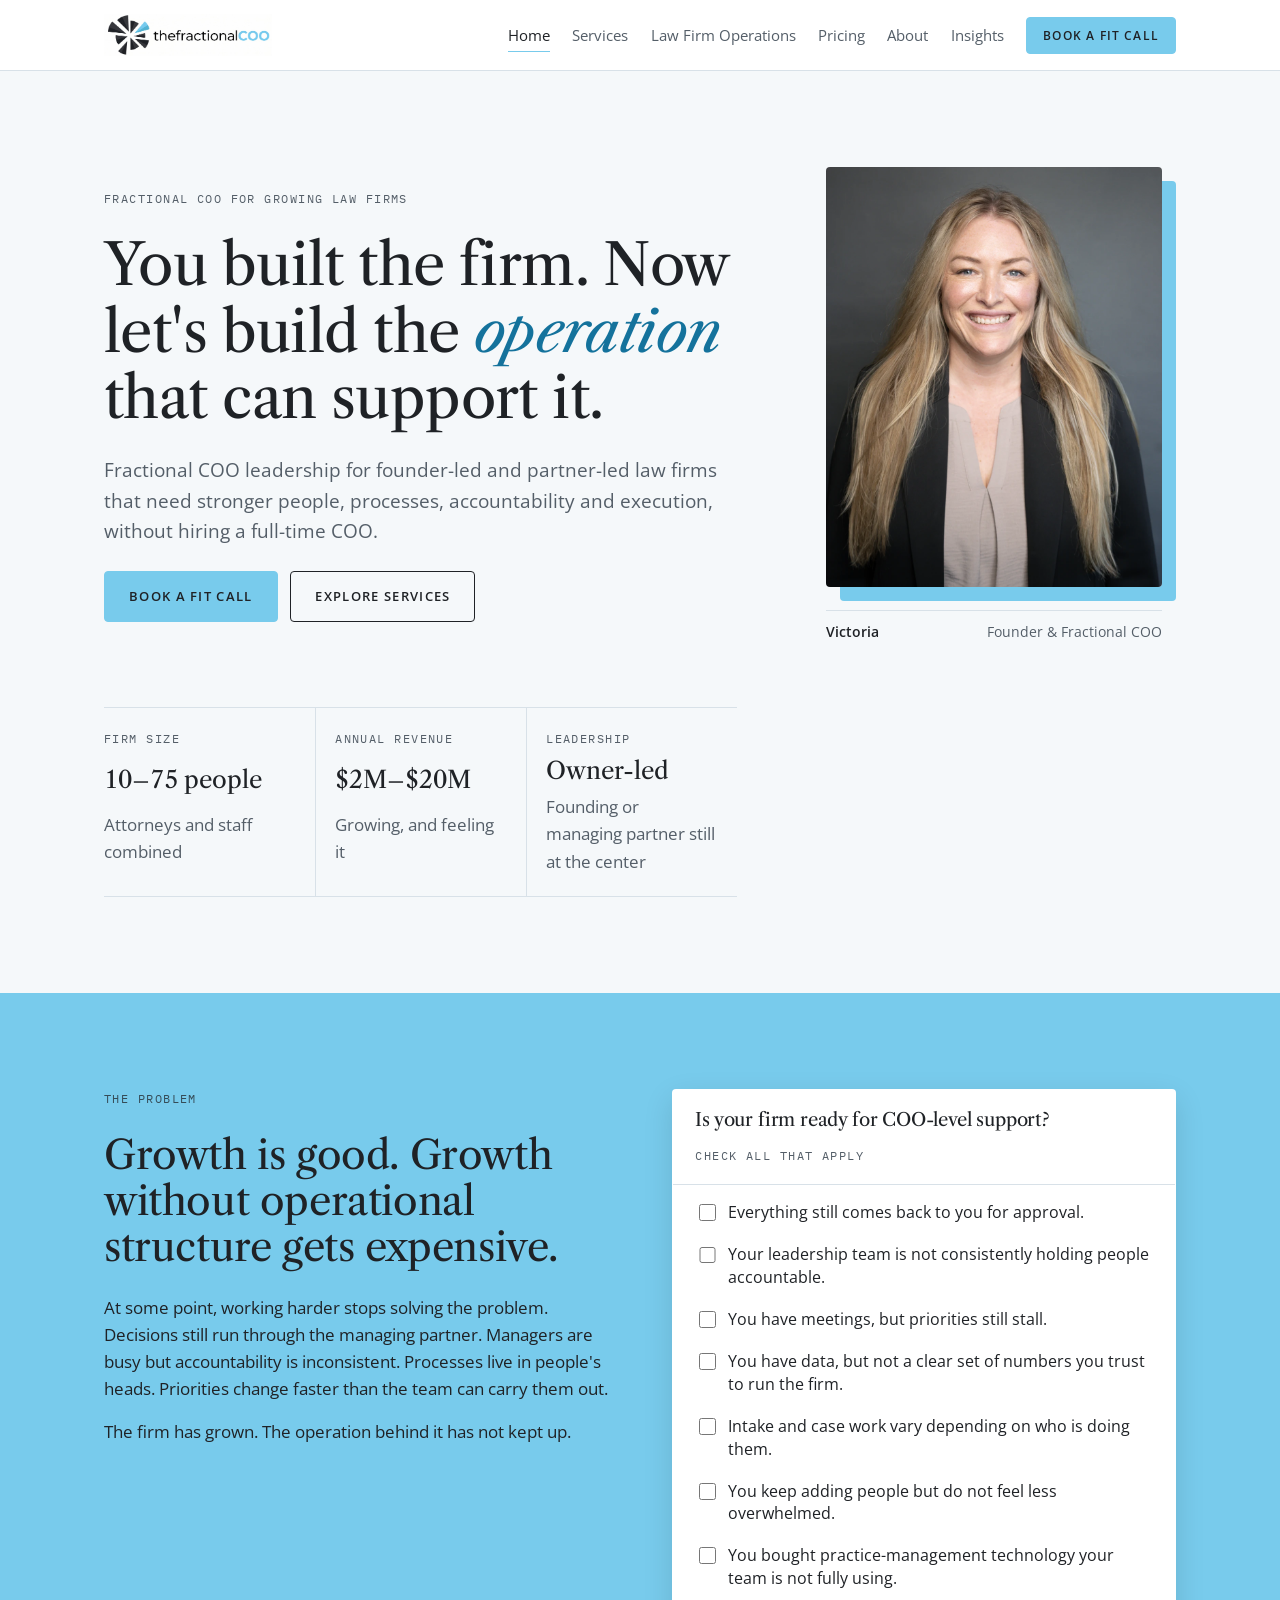
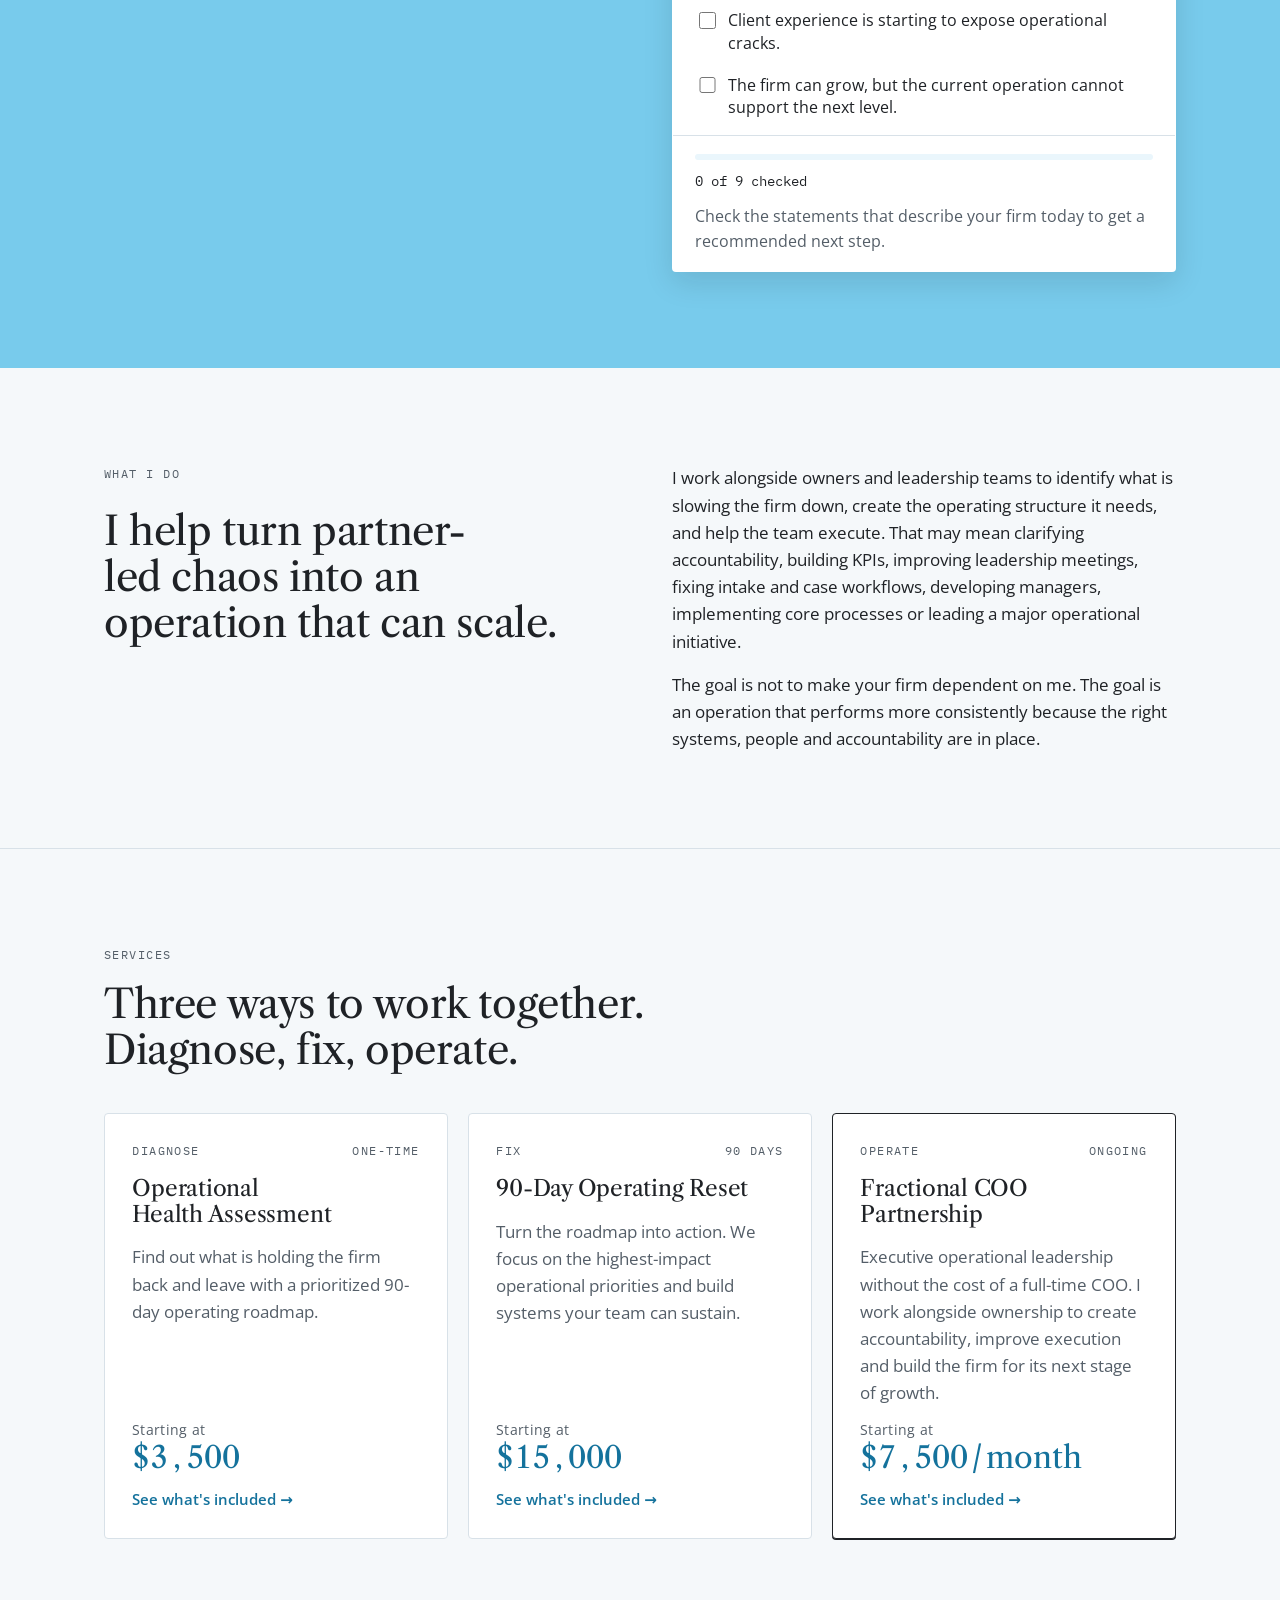
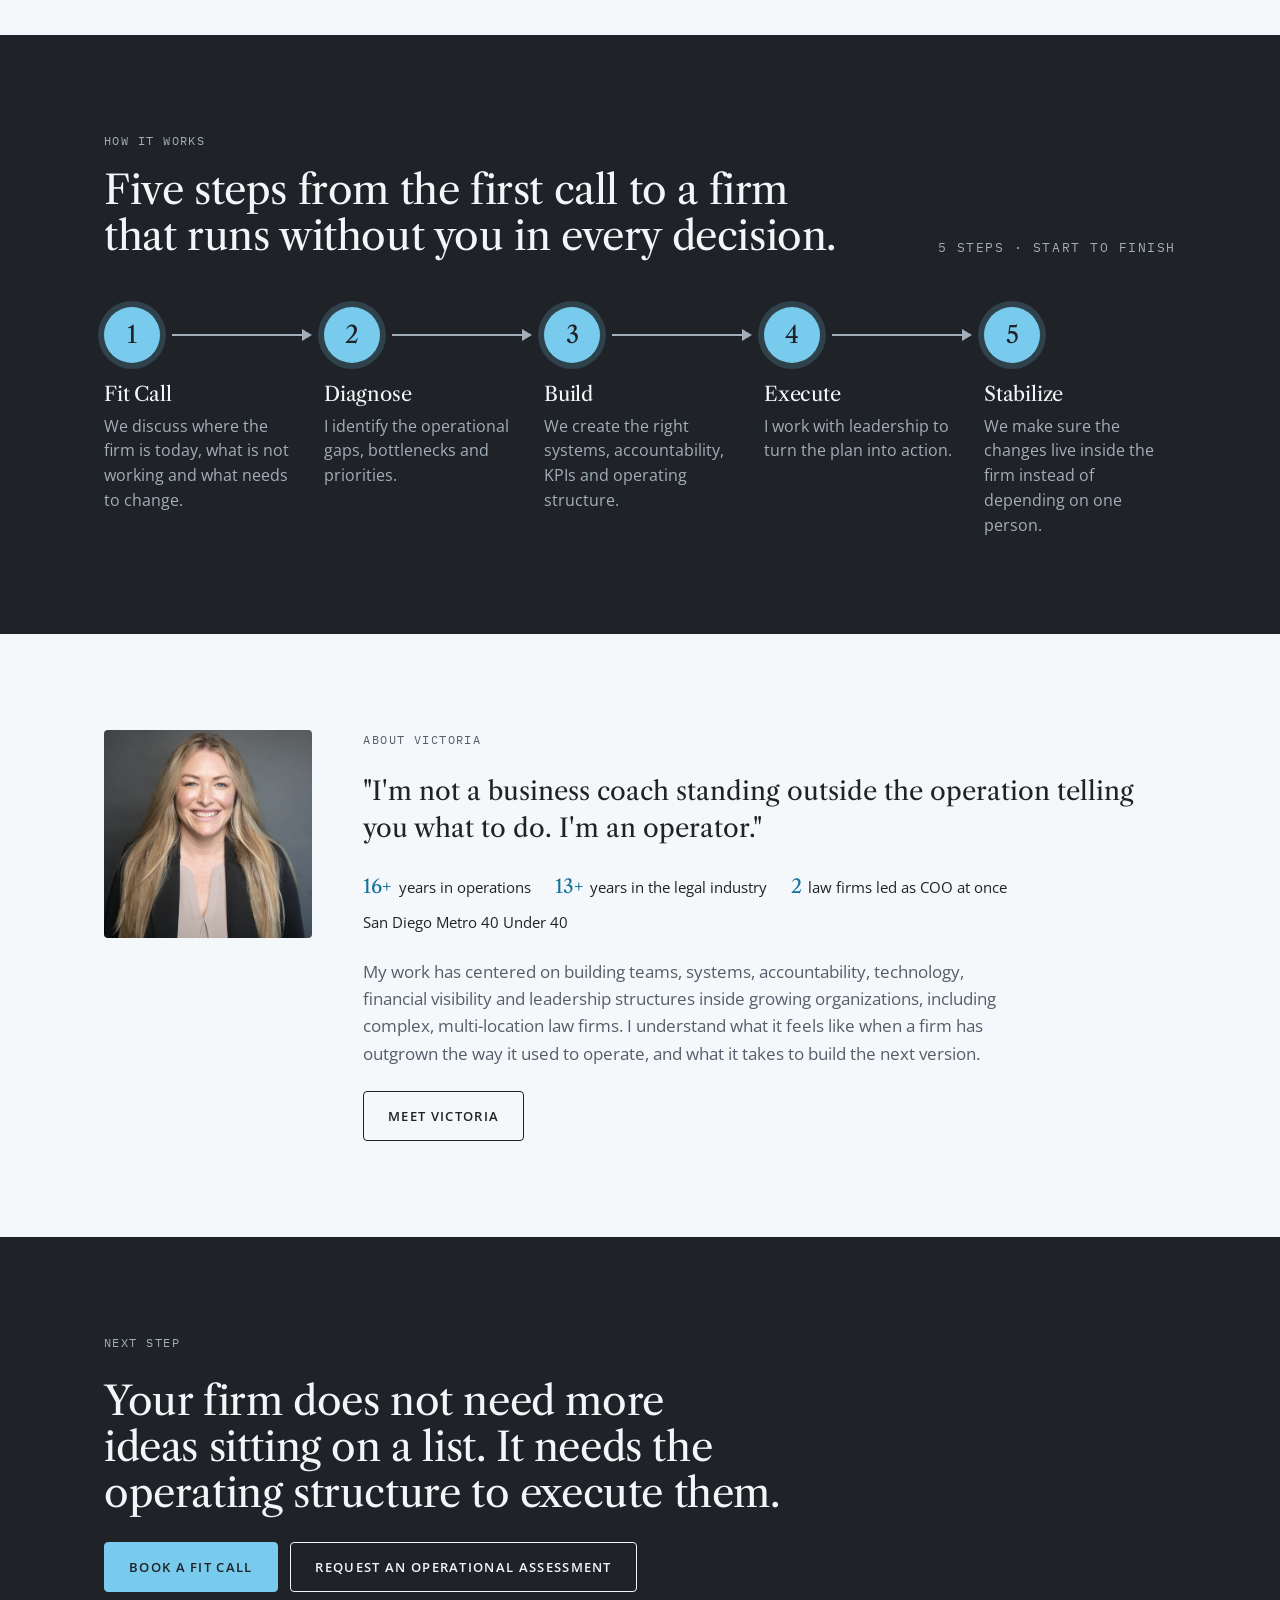
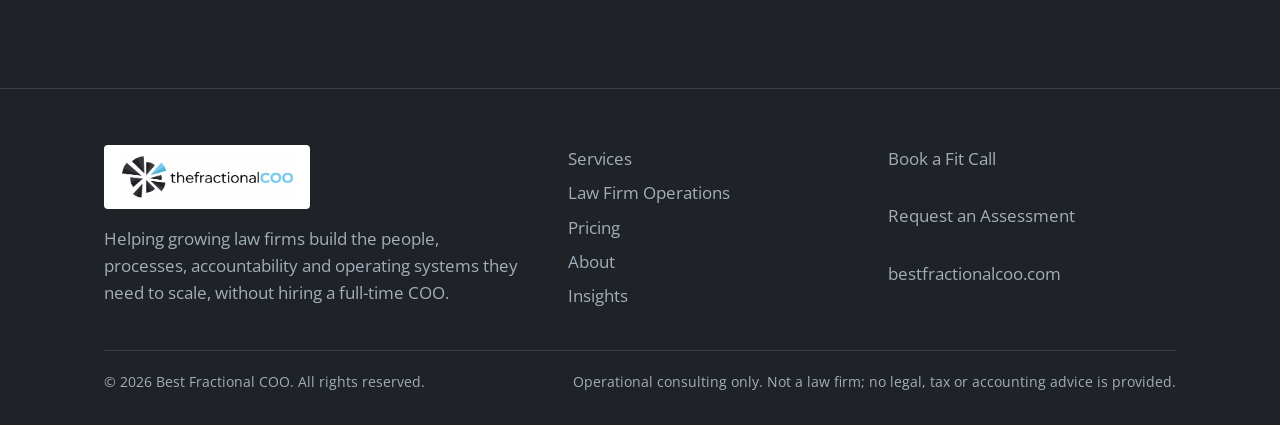
<file: index.html>
<!doctype html>
<html lang="en">
<head>
<meta charset="utf-8">
<meta name="viewport" content="width=device-width, initial-scale=1, viewport-fit=cover">
<meta name="color-scheme" content="light only">
<title>Best Fractional COO</title>
<meta name="description" content="Fractional COO leadership for growing law firms. Build the people, processes, accountability and operating systems your firm needs to scale.">
<link rel="icon" href="logo.jpg">
<link rel="preconnect" href="https://fonts.googleapis.com">
<link rel="preconnect" href="https://fonts.gstatic.com" crossorigin>
<link rel="stylesheet" href="https://fonts.googleapis.com/css2?family=Libre+Caslon+Text:ital,wght@0,400;0,700;1,400&family=Open+Sans:wght@300;400;500;600;700&family=IBM+Plex+Mono:wght@400;500&display=swap">
<link rel="stylesheet" href="styles.css?v=20261012132110">
</head>
<body>
<header class="site-head">
  <div class="wrap">
    <a class="brand" href="./">
      <img src="logo.jpg" alt="thefractionalCOO, home" width="2048" height="508">
    </a>
    <button class="menu-btn" id="menuBtn" aria-expanded="false" aria-controls="nav">Menu</button>
    <nav class="nav" id="nav" aria-label="Main">
      <a href="./" aria-current="page">Home</a>
      <a href="services">Services</a>
      <a href="law-firms">Law Firm Operations</a>
      <a href="pricing">Pricing</a>
      <a href="about">About</a>
      <a href="insights">Insights</a>
      <a class="btn sm" href="contact">Book a Fit Call</a>
    </nav>
  </div>
</header>

<main id="main">
  <section class="band hero">
    <div class="wrap">
      <div class="hero-copy">
        <p class="label">Fractional COO for growing law firms</p>
        <h1>You built the firm. Now let's build the <em>operation</em> that can support it.</h1>
        <p class="lede">Fractional COO leadership for founder-led and partner-led law firms that need stronger people, processes, accountability and execution, without hiring a full-time COO.</p>
        <div class="actions">
          <a class="btn" href="contact">Book a Fit Call</a>
          <a class="btn ghost" href="services">Explore Services</a>
        </div>
      </div>
      <figure class="portrait">
        <img src="victoria-headshot.webp" width="986" height="1243" alt="Portrait of Victoria, founder of Best Fractional COO">
        <figcaption><b>Victoria</b><span class="muted">Founder &amp; Fractional COO</span></figcaption>
      </figure>
    </div>
    <div class="wrap" style="margin-top: clamp(2.5rem, 6vw, 4rem);">
      <div class="facts">
        <div><span class="label">Firm size</span><b>10&ndash;75 people</b><span class="muted">Attorneys and staff combined</span></div>
        <div><span class="label">Annual revenue</span><b>$2M&ndash;$20M</b><span class="muted">Growing, and feeling it</span></div>
        <div><span class="label">Leadership</span><b>Owner-led</b><span class="muted">Founding or managing partner still at the center</span></div>
      </div>
    </div>
  </section>

  <section class="band on-blue">
    <div class="wrap split">
      <div class="stack">
        <p class="label">The problem</p>
        <h2>Growth is good. Growth without operational structure gets expensive.</h2>
        <div class="prose">
          <p>At some point, working harder stops solving the problem. Decisions still run through the managing partner. Managers are busy but accountability is inconsistent. Processes live in people's heads. Priorities change faster than the team can carry them out.</p>
          <p>The firm has grown. The operation behind it has not kept up.</p>
        </div>
      </div>
      <div class="check" id="readiness">
        <div class="check-head">
          <h3>Is your firm ready for COO-level support?</h3>
          <span class="label">Check all that apply</span>
        </div>
        <ul id="checkList">
          <li><label><input type="checkbox" id="rc1"> Everything still comes back to you for approval.</label></li>
          <li><label><input type="checkbox" id="rc2"> Your leadership team is not consistently holding people accountable.</label></li>
          <li><label><input type="checkbox" id="rc3"> You have meetings, but priorities still stall.</label></li>
          <li><label><input type="checkbox" id="rc4"> You have data, but not a clear set of numbers you trust to run the firm.</label></li>
          <li><label><input type="checkbox" id="rc5"> Intake and case work vary depending on who is doing them.</label></li>
          <li><label><input type="checkbox" id="rc6"> You keep adding people but do not feel less overwhelmed.</label></li>
          <li><label><input type="checkbox" id="rc7"> You bought practice-management technology your team is not fully using.</label></li>
          <li><label><input type="checkbox" id="rc8"> Client experience is starting to expose operational cracks.</label></li>
          <li><label><input type="checkbox" id="rc9"> The firm can grow, but the current operation cannot support the next level.</label></li>
        </ul>
        <div class="check-foot">
          <div class="meter" aria-hidden="true"><i id="meterBar"></i></div>
          <div class="score" id="scoreText">0 of 9 checked</div>
          <p id="readyMsg" class="muted">Check the statements that describe your firm today to get a recommended next step.</p>
          <div id="readyResult" class="result" hidden>
            <span class="label">Recommended next step</span>
            <b id="resTitle"></b>
            <p id="resText"></p>
            <a class="btn" href="contact" id="resBtn">Book a Fit Call</a>
            <span class="small muted">The items you checked will be added to your request.</span>
          </div>
        </div>
      </div>
    </div>
  </section>

  <section class="band">
    <div class="wrap split">
      <div class="stack">
        <p class="label">What I do</p>
        <h2>I help turn partner-led chaos into an operation that can scale.</h2>
      </div>
      <div class="prose">
        <p>I work alongside owners and leadership teams to identify what is slowing the firm down, create the operating structure it needs, and help the team execute. That may mean clarifying accountability, building KPIs, improving leadership meetings, fixing intake and case workflows, developing managers, implementing core processes or leading a major operational initiative.</p>
        <p>The goal is not to make your firm dependent on me. The goal is an operation that performs more consistently because the right systems, people and accountability are in place.</p>
      </div>
    </div>
  </section>

  <section class="band">
    <div class="wrap">
      <div class="sec-head">
        <p class="label">Services</p>
        <h2>Three ways to work together. Diagnose, fix, operate.</h2>
      </div>
      <div class="offers">
        <article class="offer">
          <div class="stage"><span class="label">Diagnose</span><span class="label">One-time</span></div>
          <h3>Operational Health Assessment</h3>
          <p>Find out what is holding the firm back and leave with a prioritized 90-day operating roadmap.</p>
          <div class="stack" style="gap:.8rem"><div class="price"><small>Starting at</small>$3,500</div><a class="link" href="services#svc-assessment">See what's included &rarr;</a></div>
        </article>
        <article class="offer">
          <div class="stage"><span class="label">Fix</span><span class="label">90 days</span></div>
          <h3>90-Day Operating Reset</h3>
          <p>Turn the roadmap into action. We focus on the highest-impact operational priorities and build systems your team can sustain.</p>
          <div class="stack" style="gap:.8rem"><div class="price"><small>Starting at</small>$15,000</div><a class="link" href="services#svc-reset">See what's included &rarr;</a></div>
        </article>
        <article class="offer featured">
          <div class="stage"><span class="label">Operate</span><span class="label">Ongoing</span></div>
          <h3>Fractional COO Partnership</h3>
          <p>Executive operational leadership without the cost of a full-time COO. I work alongside ownership to create accountability, improve execution and build the firm for its next stage of growth.</p>
          <div class="stack" style="gap:.8rem"><div class="price"><small>Starting at</small>$7,500/month</div><a class="link" href="services#svc-partnership">See what's included &rarr;</a></div>
        </article>
      </div>
    </div>
  </section>

  <section class="band on-deep">
    <div class="wrap">
      <div class="steps-head">
        <div class="sec-head">
          <p class="label">How it works</p>
          <h2>Five steps from the first call to a firm that runs without you in every decision.</h2>
        </div>
        <span class="steps-count">5 steps &middot; start to finish</span>
      </div>
      <ol class="steps">
        <li><h3>Fit Call</h3><p>We discuss where the firm is today, what is not working and what needs to change.</p></li>
        <li><h3>Diagnose</h3><p>I identify the operational gaps, bottlenecks and priorities.</p></li>
        <li><h3>Build</h3><p>We create the right systems, accountability, KPIs and operating structure.</p></li>
        <li><h3>Execute</h3><p>I work with leadership to turn the plan into action.</p></li>
        <li><h3>Stabilize</h3><p>We make sure the changes live inside the firm instead of depending on one person.</p></li>
      </ol>
    </div>
  </section>

  <section class="band">
    <div class="wrap about-prev">
      <img src="victoria-headshot.webp" width="986" height="1243" alt="Victoria, Fractional COO">
      <div class="stack">
        <p class="label">About Victoria</p>
        <blockquote>"I'm not a business coach standing outside the operation telling you what to do. I'm an operator."</blockquote>
        <div class="creds"><span><b>16+</b> years in operations</span><span><b>13+</b> years in the legal industry</span><span><b>2</b> law firms led as COO at once</span><span>San Diego Metro 40 Under 40</span></div>
        <p class="muted" style="max-width:40rem">My work has centered on building teams, systems, accountability, technology, financial visibility and leadership structures inside growing organizations, including complex, multi-location law firms. I understand what it feels like when a firm has outgrown the way it used to operate, and what it takes to build the next version.</p>
        <div><a class="btn ghost" href="about">Meet Victoria</a></div>
      </div>
    </div>
  </section>

  <section class="band on-deep cta-band">
    <div class="wrap">
      <p class="label">Next step</p>
      <h2>Your firm does not need more ideas sitting on a list. It needs the operating structure to execute them.</h2>
      <div class="actions"><a class="btn" href="contact">Book a Fit Call</a><a class="btn ghost" href="contact">Request an Operational Assessment</a></div>
    </div>
  </section>
</main>

<footer>
  <div class="wrap">
    <div class="foot-grid">
      <div class="stack" style="gap:1rem">
        <a class="brand" href="./"><img src="logo.jpg" alt="thefractionalCOO" width="2048" height="508"></a>
        <p class="muted" style="max-width:26rem">Helping growing law firms build the people, processes, accountability and operating systems they need to scale, without hiring a full-time COO.</p>
      </div>
      <ul>
        <li><a href="services">Services</a></li>
        <li><a href="law-firms">Law Firm Operations</a></li>
        <li><a href="pricing">Pricing</a></li>
        <li><a href="about">About</a></li>
        <li><a href="insights">Insights</a></li>
      </ul>
      <ul>
        <li><a href="contact">Book a Fit Call</a></li>
        <li><a href="contact">Request an Assessment</a></li>
        <li><span class="muted">bestfractionalcoo.com</span></li>
      </ul>
    </div>
    <div class="legal">
      <span>&copy; 2026 Best Fractional COO. All rights reserved.</span>
      <span>Operational consulting only. Not a law firm; no legal, tax or accounting advice is provided.</span>
    </div>
  </div>
</footer>

<script src="site.js?v=20261012132110"></script>
</body>
</html>
</file>
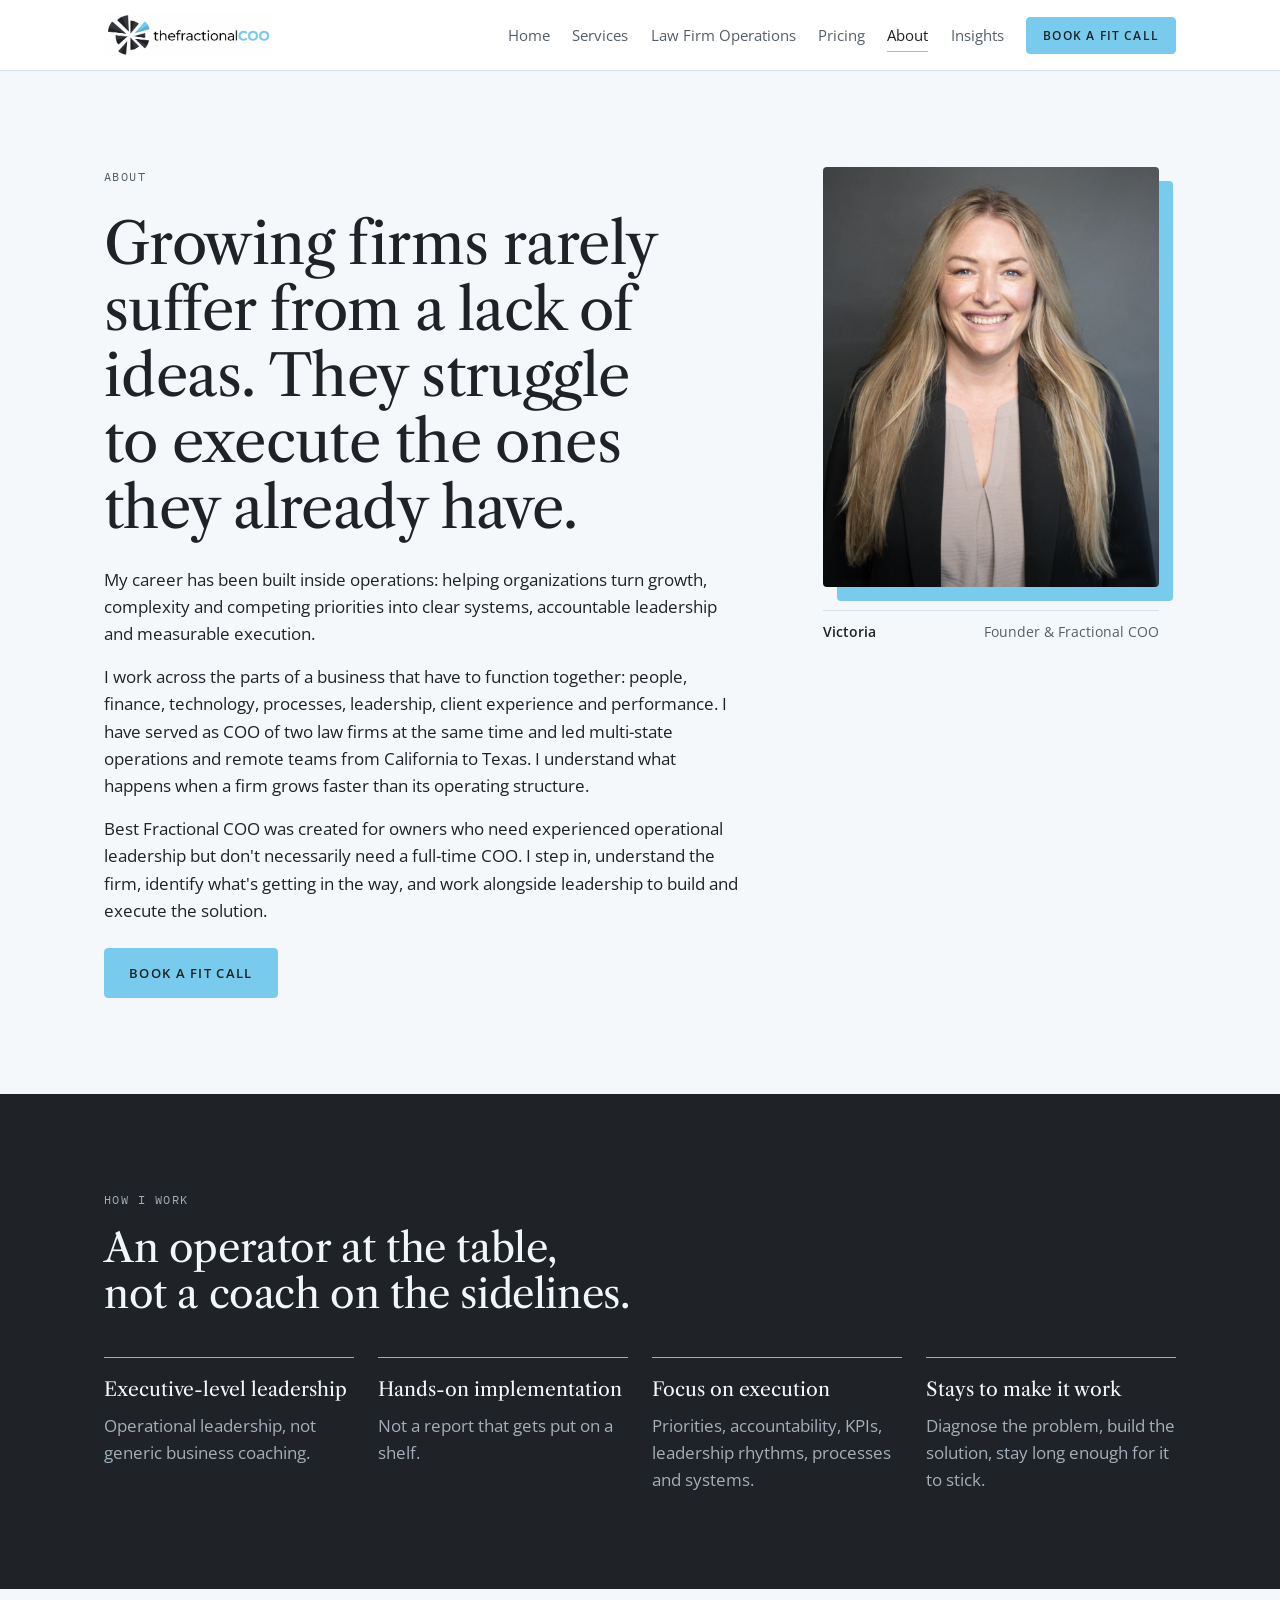
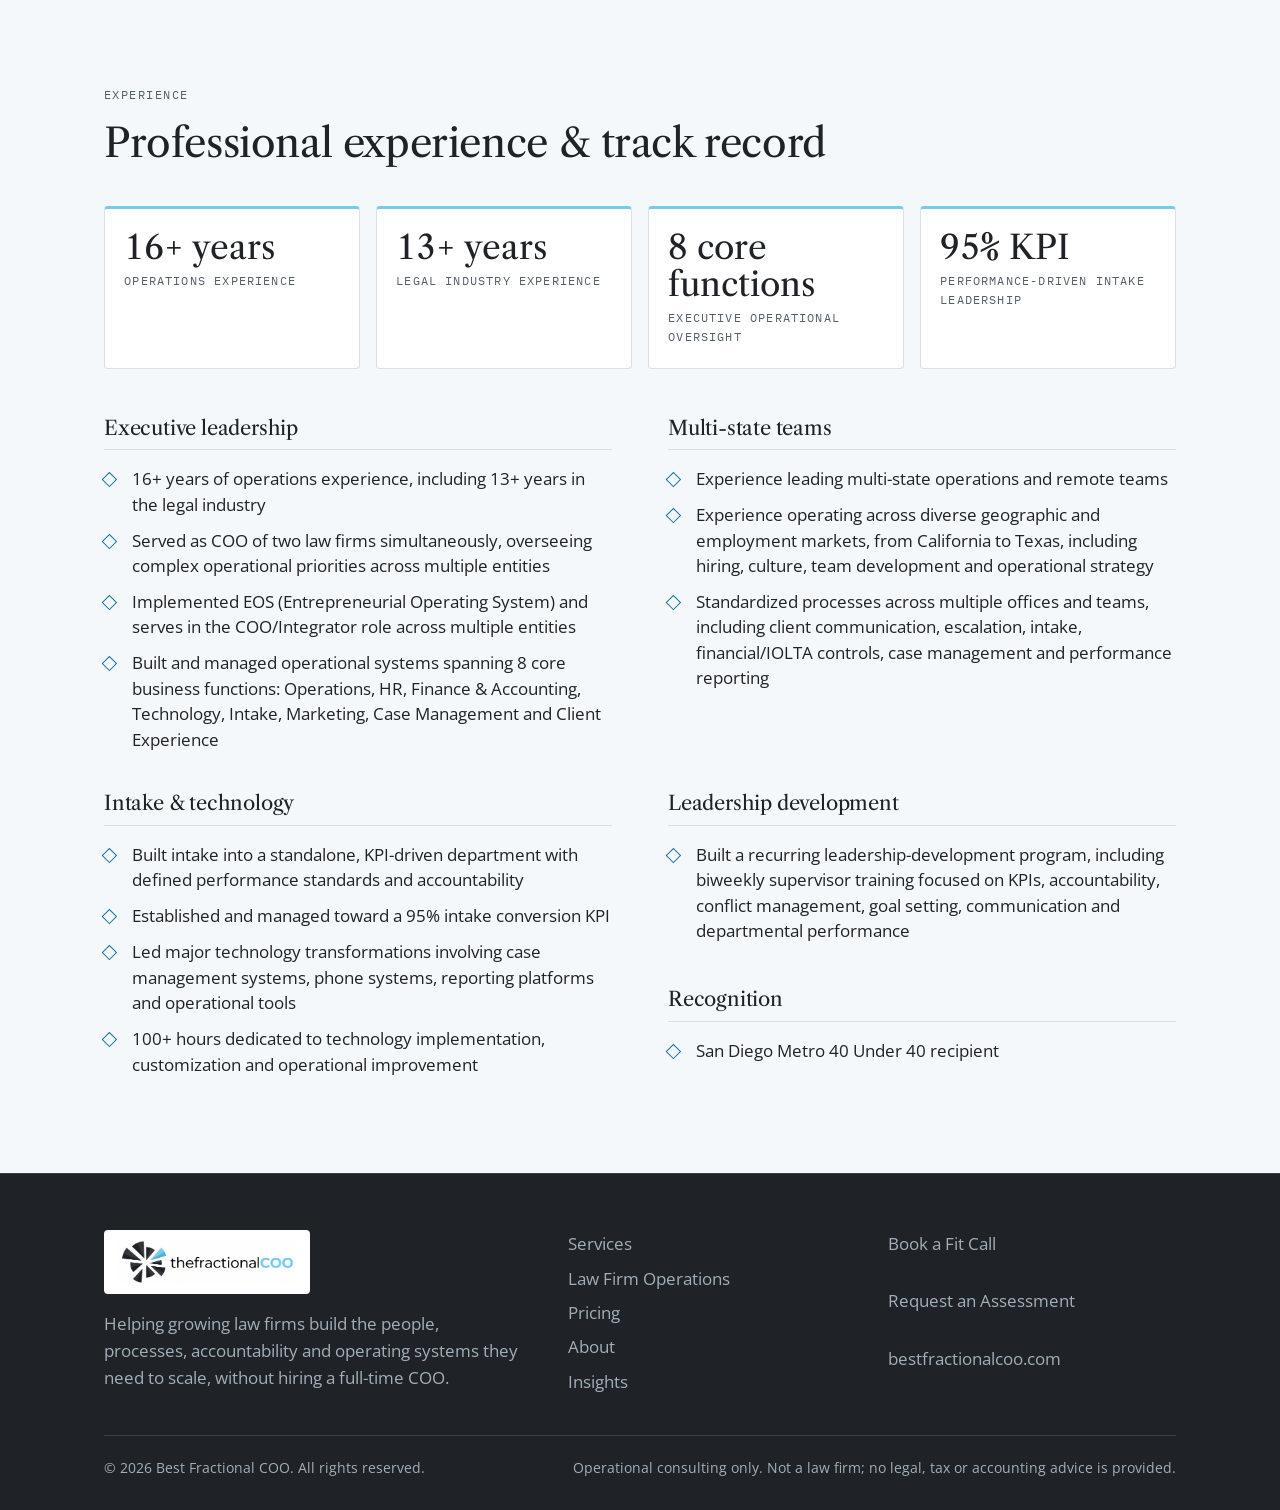
<file: about.html>
<!doctype html>
<html lang="en">
<head>
<meta charset="utf-8">
<meta name="viewport" content="width=device-width, initial-scale=1, viewport-fit=cover">
<meta name="color-scheme" content="light only">
<title>About Victoria | Best Fractional COO</title>
<meta name="description" content="Victoria is an operator who builds the systems, accountability and leadership structure growing law firms need.">
<link rel="icon" href="logo.jpg">
<link rel="preconnect" href="https://fonts.googleapis.com">
<link rel="preconnect" href="https://fonts.gstatic.com" crossorigin>
<link rel="stylesheet" href="https://fonts.googleapis.com/css2?family=Libre+Caslon+Text:ital,wght@0,400;0,700;1,400&family=Open+Sans:wght@300;400;500;600;700&family=IBM+Plex+Mono:wght@400;500&display=swap">
<link rel="stylesheet" href="styles.css?v=20261012132110">
</head>
<body>
<header class="site-head">
  <div class="wrap">
    <a class="brand" href="./">
      <img src="logo.jpg" alt="thefractionalCOO, home" width="2048" height="508">
    </a>
    <button class="menu-btn" id="menuBtn" aria-expanded="false" aria-controls="nav">Menu</button>
    <nav class="nav" id="nav" aria-label="Main">
      <a href="./">Home</a>
      <a href="services">Services</a>
      <a href="law-firms">Law Firm Operations</a>
      <a href="pricing">Pricing</a>
      <a href="about" aria-current="page">About</a>
      <a href="insights">Insights</a>
      <a class="btn sm" href="contact">Book a Fit Call</a>
    </nav>
  </div>
</header>

<main id="main">
  <section class="band">
    <div class="wrap about-hero">
      <div class="stack">
        <p class="label">About</p>
        <h1>Growing firms rarely suffer from a lack of ideas. They struggle to execute the ones they already have.</h1>
        <div class="prose">
          <p>My career has been built inside operations: helping organizations turn growth, complexity and competing priorities into clear systems, accountable leadership and measurable execution.</p>
          <p>I work across the parts of a business that have to function together: people, finance, technology, processes, leadership, client experience and performance. I have served as COO of two law firms at the same time and led multi-state operations and remote teams from California to Texas. I understand what happens when a firm grows faster than its operating structure.</p>
          <p>Best Fractional COO was created for owners who need experienced operational leadership but don't necessarily need a full-time COO. I step in, understand the firm, identify what's getting in the way, and work alongside leadership to build and execute the solution.</p>
        </div>
        <div class="actions"><a class="btn" href="contact">Book a Fit Call</a></div>
      </div>
      <figure class="portrait" style="justify-self:start">
        <img src="victoria-headshot.webp" width="986" height="1243" alt="Victoria, founder of Best Fractional COO">
        <figcaption><b>Victoria</b><span class="muted">Founder &amp; Fractional COO</span></figcaption>
      </figure>
    </div>
  </section>

  <section class="band on-deep">
    <div class="wrap">
      <div class="sec-head">
        <p class="label">How I work</p>
        <h2>An operator at the table, not a coach on the sidelines.</h2>
      </div>
      <div class="pillars">
        <div><b>Executive-level leadership</b><p class="muted">Operational leadership, not generic business coaching.</p></div>
        <div><b>Hands-on implementation</b><p class="muted">Not a report that gets put on a shelf.</p></div>
        <div><b>Focus on execution</b><p class="muted">Priorities, accountability, KPIs, leadership rhythms, processes and systems.</p></div>
        <div><b>Stays to make it work</b><p class="muted">Diagnose the problem, build the solution, stay long enough for it to stick.</p></div>
      </div>
    </div>
  </section>

  <section class="band">
    <div class="wrap">
      <div class="sec-head">
        <p class="label">Experience</p>
        <h2>Professional experience &amp; track record</h2>
      </div>
      <div class="proof">
        <div><b>16+ years</b><span class="proof-label">Operations experience</span></div>
        <div><b>13+ years</b><span class="proof-label">Legal industry experience</span></div>
        <div><b>8 core functions</b><span class="proof-label">Executive operational oversight</span></div>
        <div><b>95% KPI</b><span class="proof-label">Performance-driven intake leadership</span></div>
      </div>

      <div class="record">
        <div class="record-group">
          <h3>Executive leadership</h3>
          <ul class="ticks">
            <li>16+ years of operations experience, including 13+ years in the legal industry</li>
            <li>Served as COO of two law firms simultaneously, overseeing complex operational priorities across multiple entities</li>
            <li>Implemented EOS (Entrepreneurial Operating System) and serves in the COO/Integrator role across multiple entities</li>
            <li>Built and managed operational systems spanning 8 core business functions: Operations, HR, Finance &amp; Accounting, Technology, Intake, Marketing, Case Management and Client Experience</li>
          </ul>
        </div>
        <div class="record-group">
          <h3>Multi-state teams</h3>
          <ul class="ticks">
            <li>Experience leading multi-state operations and remote teams</li>
            <li>Experience operating across diverse geographic and employment markets, from California to Texas, including hiring, culture, team development and operational strategy</li>
            <li>Standardized processes across multiple offices and teams, including client communication, escalation, intake, financial/IOLTA controls, case management and performance reporting</li>
          </ul>
        </div>
        <div class="record-group">
          <h3>Intake &amp; technology</h3>
          <ul class="ticks">
            <li>Built intake into a standalone, KPI-driven department with defined performance standards and accountability</li>
            <li>Established and managed toward a 95% intake conversion KPI</li>
            <li>Led major technology transformations involving case management systems, phone systems, reporting platforms and operational tools</li>
            <li>100+ hours dedicated to technology implementation, customization and operational improvement</li>
          </ul>
        </div>
        <div class="record-group">
          <h3>Leadership development</h3>
          <ul class="ticks">
            <li>Built a recurring leadership-development program, including biweekly supervisor training focused on KPIs, accountability, conflict management, goal setting, communication and departmental performance</li>
          </ul>
          <h3 style="margin-top:1.75rem">Recognition</h3>
          <ul class="ticks">
            <li>San Diego Metro 40 Under 40 recipient</li>
          </ul>
        </div>
      </div>
    </div>
  </section>
</main>

<footer>
  <div class="wrap">
    <div class="foot-grid">
      <div class="stack" style="gap:1rem">
        <a class="brand" href="./"><img src="logo.jpg" alt="thefractionalCOO" width="2048" height="508"></a>
        <p class="muted" style="max-width:26rem">Helping growing law firms build the people, processes, accountability and operating systems they need to scale, without hiring a full-time COO.</p>
      </div>
      <ul>
        <li><a href="services">Services</a></li>
        <li><a href="law-firms">Law Firm Operations</a></li>
        <li><a href="pricing">Pricing</a></li>
        <li><a href="about">About</a></li>
        <li><a href="insights">Insights</a></li>
      </ul>
      <ul>
        <li><a href="contact">Book a Fit Call</a></li>
        <li><a href="contact">Request an Assessment</a></li>
        <li><span class="muted">bestfractionalcoo.com</span></li>
      </ul>
    </div>
    <div class="legal">
      <span>&copy; 2026 Best Fractional COO. All rights reserved.</span>
      <span>Operational consulting only. Not a law firm; no legal, tax or accounting advice is provided.</span>
    </div>
  </div>
</footer>

<script src="site.js?v=20261012132110"></script>
</body>
</html>
</file>
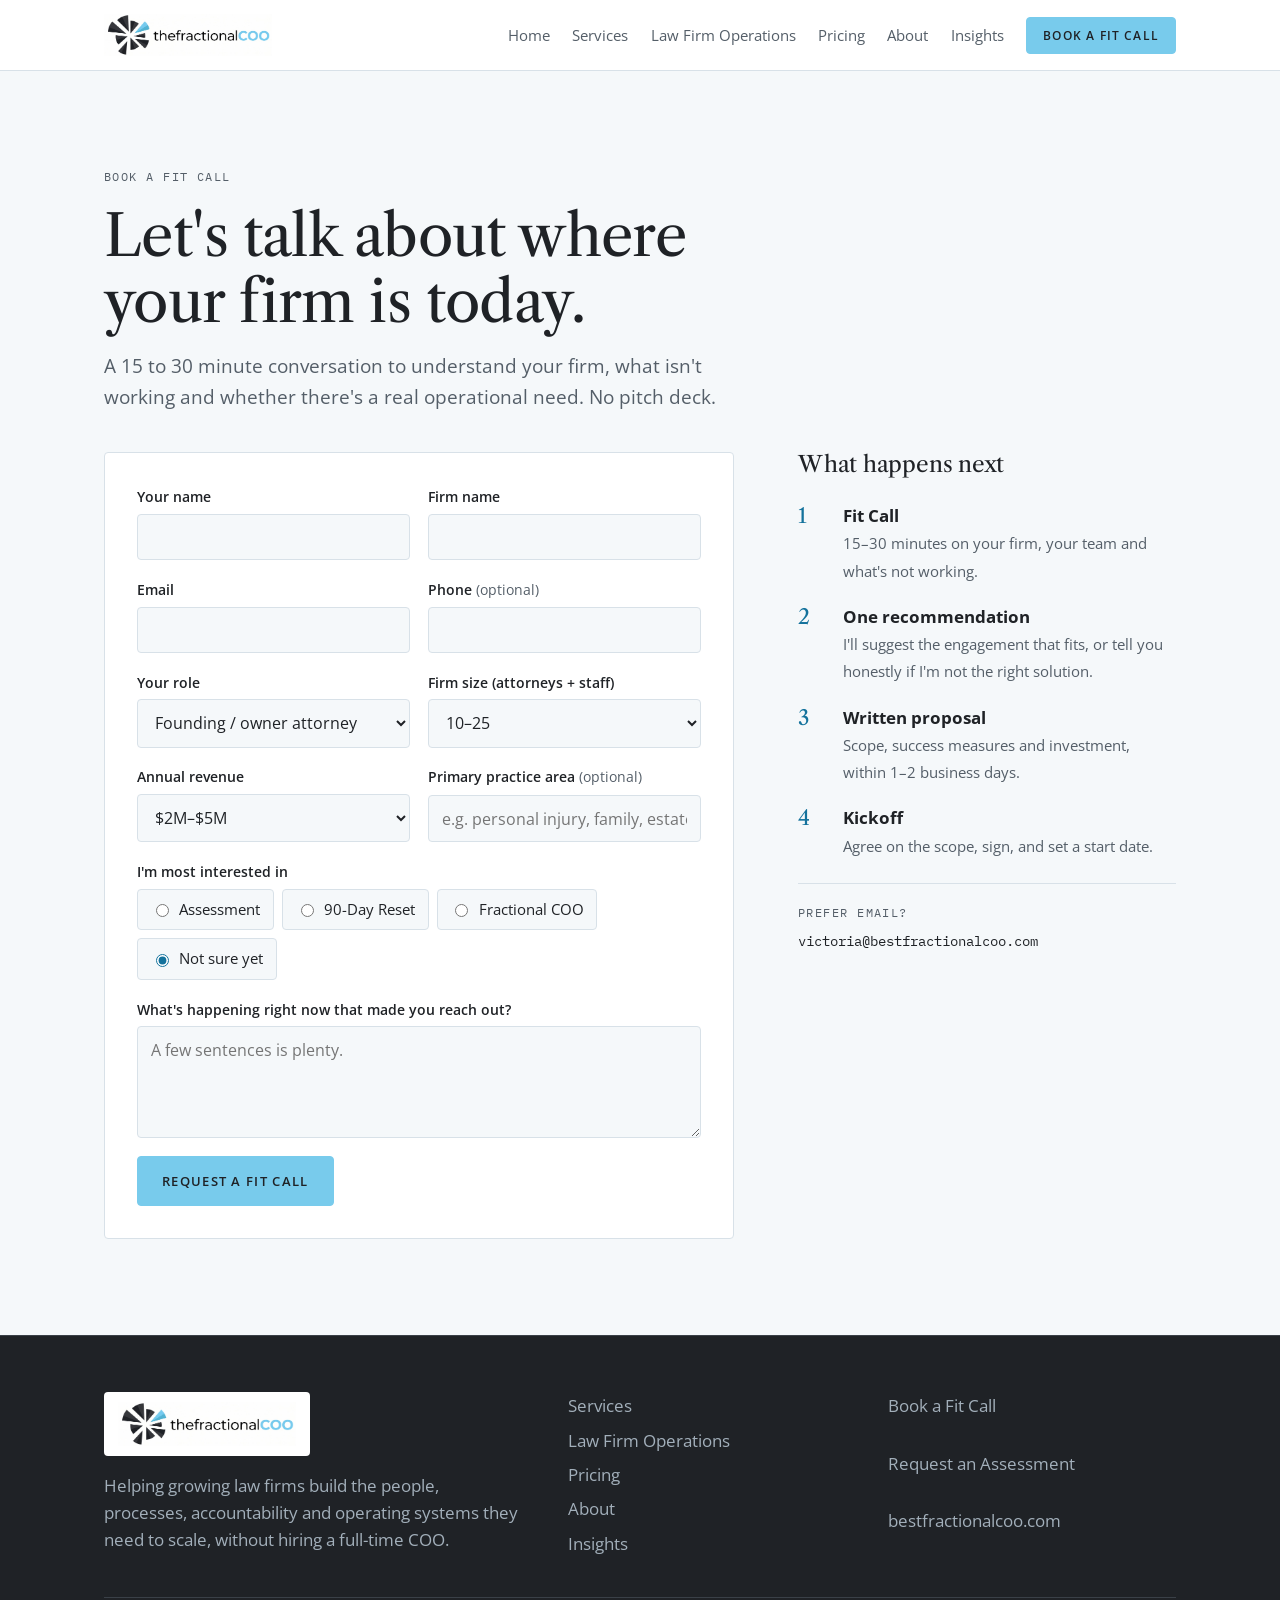
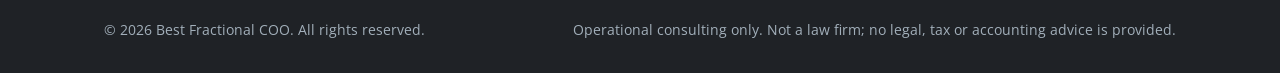
<file: contact.html>
<!doctype html>
<html lang="en">
<head>
<meta charset="utf-8">
<meta name="viewport" content="width=device-width, initial-scale=1, viewport-fit=cover">
<meta name="color-scheme" content="light only">
<title>Book a Fit Call | Best Fractional COO</title>
<meta name="description" content="Book a 15 to 30 minute Fit Call to talk about where your firm is today.">
<link rel="icon" href="logo.jpg">
<link rel="preconnect" href="https://fonts.googleapis.com">
<link rel="preconnect" href="https://fonts.gstatic.com" crossorigin>
<link rel="stylesheet" href="https://fonts.googleapis.com/css2?family=Libre+Caslon+Text:ital,wght@0,400;0,700;1,400&family=Open+Sans:wght@300;400;500;600;700&family=IBM+Plex+Mono:wght@400;500&display=swap">
<link rel="stylesheet" href="styles.css?v=20261012132110">
</head>
<body>
<header class="site-head">
  <div class="wrap">
    <a class="brand" href="./">
      <img src="logo.jpg" alt="thefractionalCOO, home" width="2048" height="508">
    </a>
    <button class="menu-btn" id="menuBtn" aria-expanded="false" aria-controls="nav">Menu</button>
    <nav class="nav" id="nav" aria-label="Main">
      <a href="./">Home</a>
      <a href="services">Services</a>
      <a href="law-firms">Law Firm Operations</a>
      <a href="pricing">Pricing</a>
      <a href="about">About</a>
      <a href="insights">Insights</a>
      <a class="btn sm" href="contact">Book a Fit Call</a>
    </nav>
  </div>
</header>

<main id="main">
  <section class="band">
    <div class="wrap">
      <div class="sec-head">
        <p class="label">Book a Fit Call</p>
        <h1>Let's talk about where your firm is today.</h1>
        <p class="lede">A 15 to 30 minute conversation to understand your firm, what isn't working and whether there's a real operational need. No pitch deck.</p>
      </div>
      <div class="contact-grid">
        <form id="fitForm" novalidate>
          <div id="fromCheck" class="form-msg" hidden></div>
          <div class="row2">
            <div class="field"><label for="f-name">Your name</label><input type="text" id="f-name" autocomplete="name" required></div>
            <div class="field"><label for="f-firm">Firm name</label><input type="text" id="f-firm" autocomplete="organization" required></div>
          </div>
          <div class="row2">
            <div class="field"><label for="f-email">Email</label><input type="email" id="f-email" autocomplete="email" required></div>
            <div class="field"><label for="f-phone">Phone <span>(optional)</span></label><input type="tel" id="f-phone" autocomplete="tel"></div>
          </div>
          <div class="row2">
            <div class="field"><label for="f-role">Your role</label>
              <select id="f-role"><option>Founding / owner attorney</option><option>Managing partner</option><option>Partner</option><option>Firm administrator / director of operations</option><option>Other</option></select>
            </div>
            <div class="field"><label for="f-size">Firm size (attorneys + staff)</label>
              <select id="f-size"><option>Under 10</option><option selected>10&ndash;25</option><option>26&ndash;50</option><option>51&ndash;75</option><option>75+</option></select>
            </div>
          </div>
          <div class="row2">
            <div class="field"><label for="f-rev">Annual revenue</label>
              <select id="f-rev"><option>Under $2M</option><option selected>$2M&ndash;$5M</option><option>$5M&ndash;$10M</option><option>$10M&ndash;$20M</option><option>$20M+</option><option>Prefer not to say</option></select>
            </div>
            <div class="field"><label for="f-practice">Primary practice area <span>(optional)</span></label><input type="text" id="f-practice" placeholder="e.g. personal injury, family, estate planning"></div>
          </div>
          <div class="field">
            <span style="font-weight:600;font-size:.9rem">I'm most interested in</span>
            <div class="radios" role="radiogroup" aria-label="Service of interest">
              <label><input type="radio" name="svc" id="svc-r1" value="assessment"> Assessment</label>
              <label><input type="radio" name="svc" id="svc-r2" value="reset"> 90-Day Reset</label>
              <label><input type="radio" name="svc" id="svc-r3" value="partnership"> Fractional COO</label>
              <label><input type="radio" name="svc" id="svc-r4" value="unsure" checked> Not sure yet</label>
            </div>
          </div>
          <div class="field"><label for="f-msg">What's happening right now that made you reach out?</label><textarea id="f-msg" placeholder="A few sentences is plenty."></textarea></div>
          <div class="hp" aria-hidden="true"><label for="f-website">Leave this field empty</label><input type="text" id="f-website" tabindex="-1" autocomplete="off"></div>
          <div id="formMsg" class="form-msg" hidden></div>
          <div><button class="btn" type="submit" id="f-submit">Request a Fit Call</button></div>
        </form>

        <aside class="stack">
          <h3>What happens next</h3>
          <ol class="next-steps">
            <li><div><b>Fit Call</b><span>15&ndash;30 minutes on your firm, your team and what's not working.</span></div></li>
            <li><div><b>One recommendation</b><span>I'll suggest the engagement that fits, or tell you honestly if I'm not the right solution.</span></div></li>
            <li><div><b>Written proposal</b><span>Scope, success measures and investment, within 1&ndash;2 business days.</span></div></li>
            <li><div><b>Kickoff</b><span>Agree on the scope, sign, and set a start date.</span></div></li>
          </ol>
          <div class="contact-card">
            <span class="label">Prefer email?</span>
            <code>victoria@bestfractionalcoo.com</code>
          </div>
        </aside>
      </div>
    </div>
  </section>
</main>

<footer>
  <div class="wrap">
    <div class="foot-grid">
      <div class="stack" style="gap:1rem">
        <a class="brand" href="./"><img src="logo.jpg" alt="thefractionalCOO" width="2048" height="508"></a>
        <p class="muted" style="max-width:26rem">Helping growing law firms build the people, processes, accountability and operating systems they need to scale, without hiring a full-time COO.</p>
      </div>
      <ul>
        <li><a href="services">Services</a></li>
        <li><a href="law-firms">Law Firm Operations</a></li>
        <li><a href="pricing">Pricing</a></li>
        <li><a href="about">About</a></li>
        <li><a href="insights">Insights</a></li>
      </ul>
      <ul>
        <li><a href="contact">Book a Fit Call</a></li>
        <li><a href="contact">Request an Assessment</a></li>
        <li><span class="muted">bestfractionalcoo.com</span></li>
      </ul>
    </div>
    <div class="legal">
      <span>&copy; 2026 Best Fractional COO. All rights reserved.</span>
      <span>Operational consulting only. Not a law firm; no legal, tax or accounting advice is provided.</span>
    </div>
  </div>
</footer>

<script src="site.js?v=20261012132110"></script>
</body>
</html>
</file>
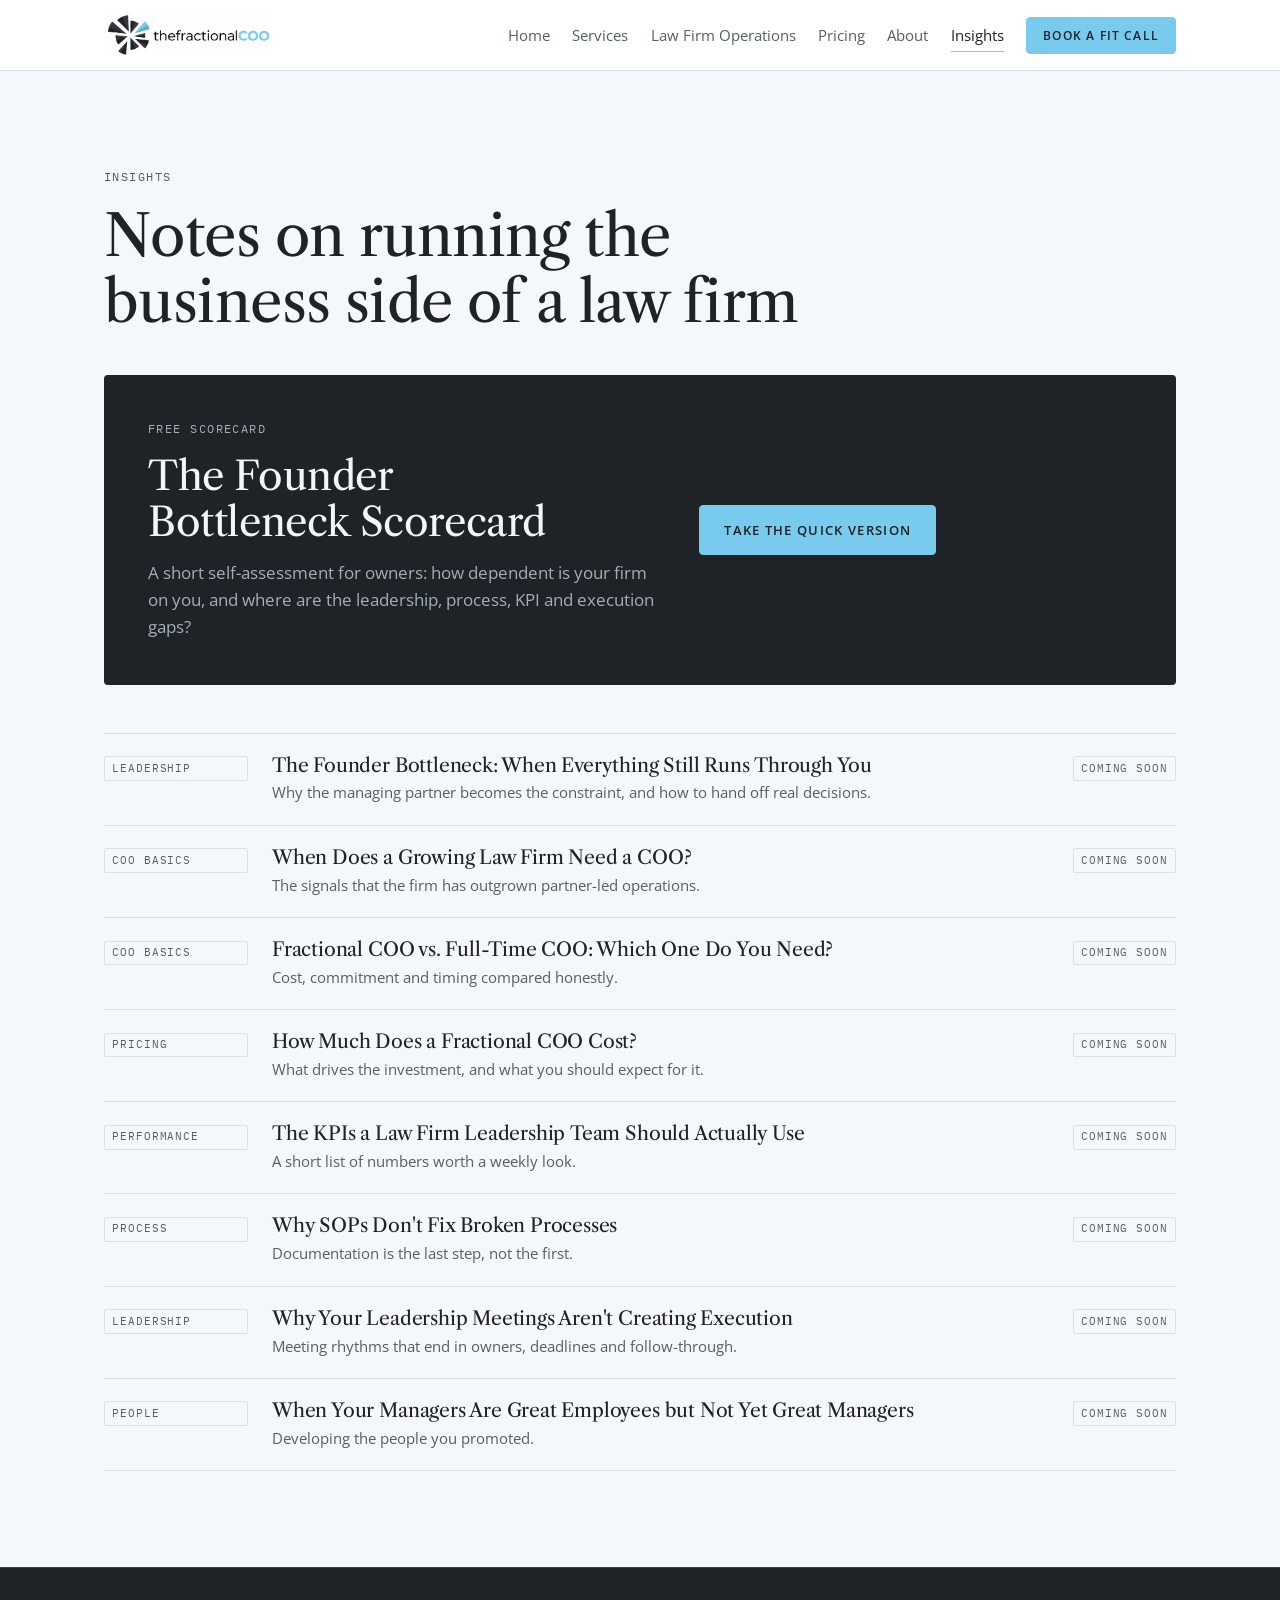
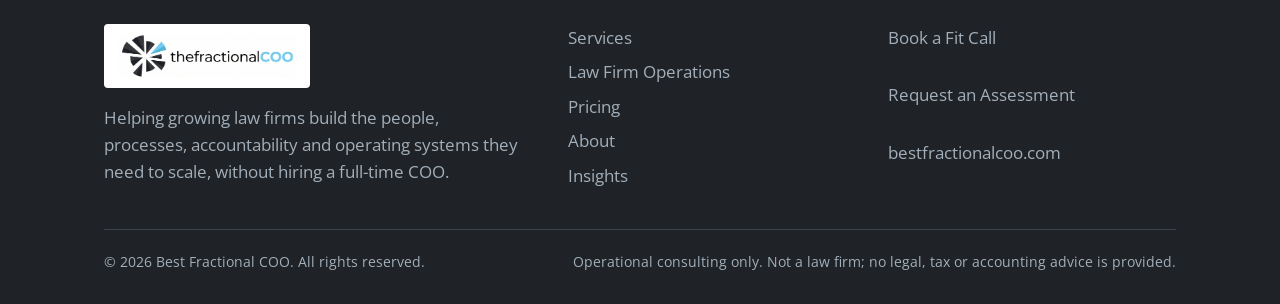
<file: insights.html>
<!doctype html>
<html lang="en">
<head>
<meta charset="utf-8">
<meta name="viewport" content="width=device-width, initial-scale=1, viewport-fit=cover">
<meta name="color-scheme" content="light only">
<title>Insights | Best Fractional COO</title>
<meta name="description" content="Notes on running the business side of a law firm, and the Founder Bottleneck Scorecard.">
<link rel="icon" href="logo.jpg">
<link rel="preconnect" href="https://fonts.googleapis.com">
<link rel="preconnect" href="https://fonts.gstatic.com" crossorigin>
<link rel="stylesheet" href="https://fonts.googleapis.com/css2?family=Libre+Caslon+Text:ital,wght@0,400;0,700;1,400&family=Open+Sans:wght@300;400;500;600;700&family=IBM+Plex+Mono:wght@400;500&display=swap">
<link rel="stylesheet" href="styles.css?v=20261012132110">
</head>
<body>
<header class="site-head">
  <div class="wrap">
    <a class="brand" href="./">
      <img src="logo.jpg" alt="thefractionalCOO, home" width="2048" height="508">
    </a>
    <button class="menu-btn" id="menuBtn" aria-expanded="false" aria-controls="nav">Menu</button>
    <nav class="nav" id="nav" aria-label="Main">
      <a href="./">Home</a>
      <a href="services">Services</a>
      <a href="law-firms">Law Firm Operations</a>
      <a href="pricing">Pricing</a>
      <a href="about">About</a>
      <a href="insights" aria-current="page">Insights</a>
      <a class="btn sm" href="contact">Book a Fit Call</a>
    </nav>
  </div>
</header>

<main id="main">
  <section class="band">
    <div class="wrap">
      <div class="sec-head">
        <p class="label">Insights</p>
        <h1>Notes on running the business side of a law firm</h1>
      </div>

      <div class="magnet">
        <div class="stack" style="gap:.9rem">
          <p class="label" style="color:var(--deep-muted)">Free scorecard</p>
          <h2>The Founder Bottleneck Scorecard</h2>
          <p>A short self-assessment for owners: how dependent is your firm on you, and where are the leadership, process, KPI and execution gaps?</p>
        </div>
        <div class="actions"><a class="btn" href="./#readiness">Take the quick version</a></div>
      </div>

      <div class="articles">
        <article><span class="tag">Leadership</span><div><h3>The Founder Bottleneck: When Everything Still Runs Through You</h3><p>Why the managing partner becomes the constraint, and how to hand off real decisions.</p></div><span class="tag">Coming soon</span></article>
        <article><span class="tag">COO basics</span><div><h3>When Does a Growing Law Firm Need a COO?</h3><p>The signals that the firm has outgrown partner-led operations.</p></div><span class="tag">Coming soon</span></article>
        <article><span class="tag">COO basics</span><div><h3>Fractional COO vs. Full-Time COO: Which One Do You Need?</h3><p>Cost, commitment and timing compared honestly.</p></div><span class="tag">Coming soon</span></article>
        <article><span class="tag">Pricing</span><div><h3>How Much Does a Fractional COO Cost?</h3><p>What drives the investment, and what you should expect for it.</p></div><span class="tag">Coming soon</span></article>
        <article><span class="tag">Performance</span><div><h3>The KPIs a Law Firm Leadership Team Should Actually Use</h3><p>A short list of numbers worth a weekly look.</p></div><span class="tag">Coming soon</span></article>
        <article><span class="tag">Process</span><div><h3>Why SOPs Don't Fix Broken Processes</h3><p>Documentation is the last step, not the first.</p></div><span class="tag">Coming soon</span></article>
        <article><span class="tag">Leadership</span><div><h3>Why Your Leadership Meetings Aren't Creating Execution</h3><p>Meeting rhythms that end in owners, deadlines and follow-through.</p></div><span class="tag">Coming soon</span></article>
        <article><span class="tag">People</span><div><h3>When Your Managers Are Great Employees but Not Yet Great Managers</h3><p>Developing the people you promoted.</p></div><span class="tag">Coming soon</span></article>
      </div>
    </div>
  </section>
</main>

<footer>
  <div class="wrap">
    <div class="foot-grid">
      <div class="stack" style="gap:1rem">
        <a class="brand" href="./"><img src="logo.jpg" alt="thefractionalCOO" width="2048" height="508"></a>
        <p class="muted" style="max-width:26rem">Helping growing law firms build the people, processes, accountability and operating systems they need to scale, without hiring a full-time COO.</p>
      </div>
      <ul>
        <li><a href="services">Services</a></li>
        <li><a href="law-firms">Law Firm Operations</a></li>
        <li><a href="pricing">Pricing</a></li>
        <li><a href="about">About</a></li>
        <li><a href="insights">Insights</a></li>
      </ul>
      <ul>
        <li><a href="contact">Book a Fit Call</a></li>
        <li><a href="contact">Request an Assessment</a></li>
        <li><span class="muted">bestfractionalcoo.com</span></li>
      </ul>
    </div>
    <div class="legal">
      <span>&copy; 2026 Best Fractional COO. All rights reserved.</span>
      <span>Operational consulting only. Not a law firm; no legal, tax or accounting advice is provided.</span>
    </div>
  </div>
</footer>

<script src="site.js?v=20261012132110"></script>
</body>
</html>
</file>
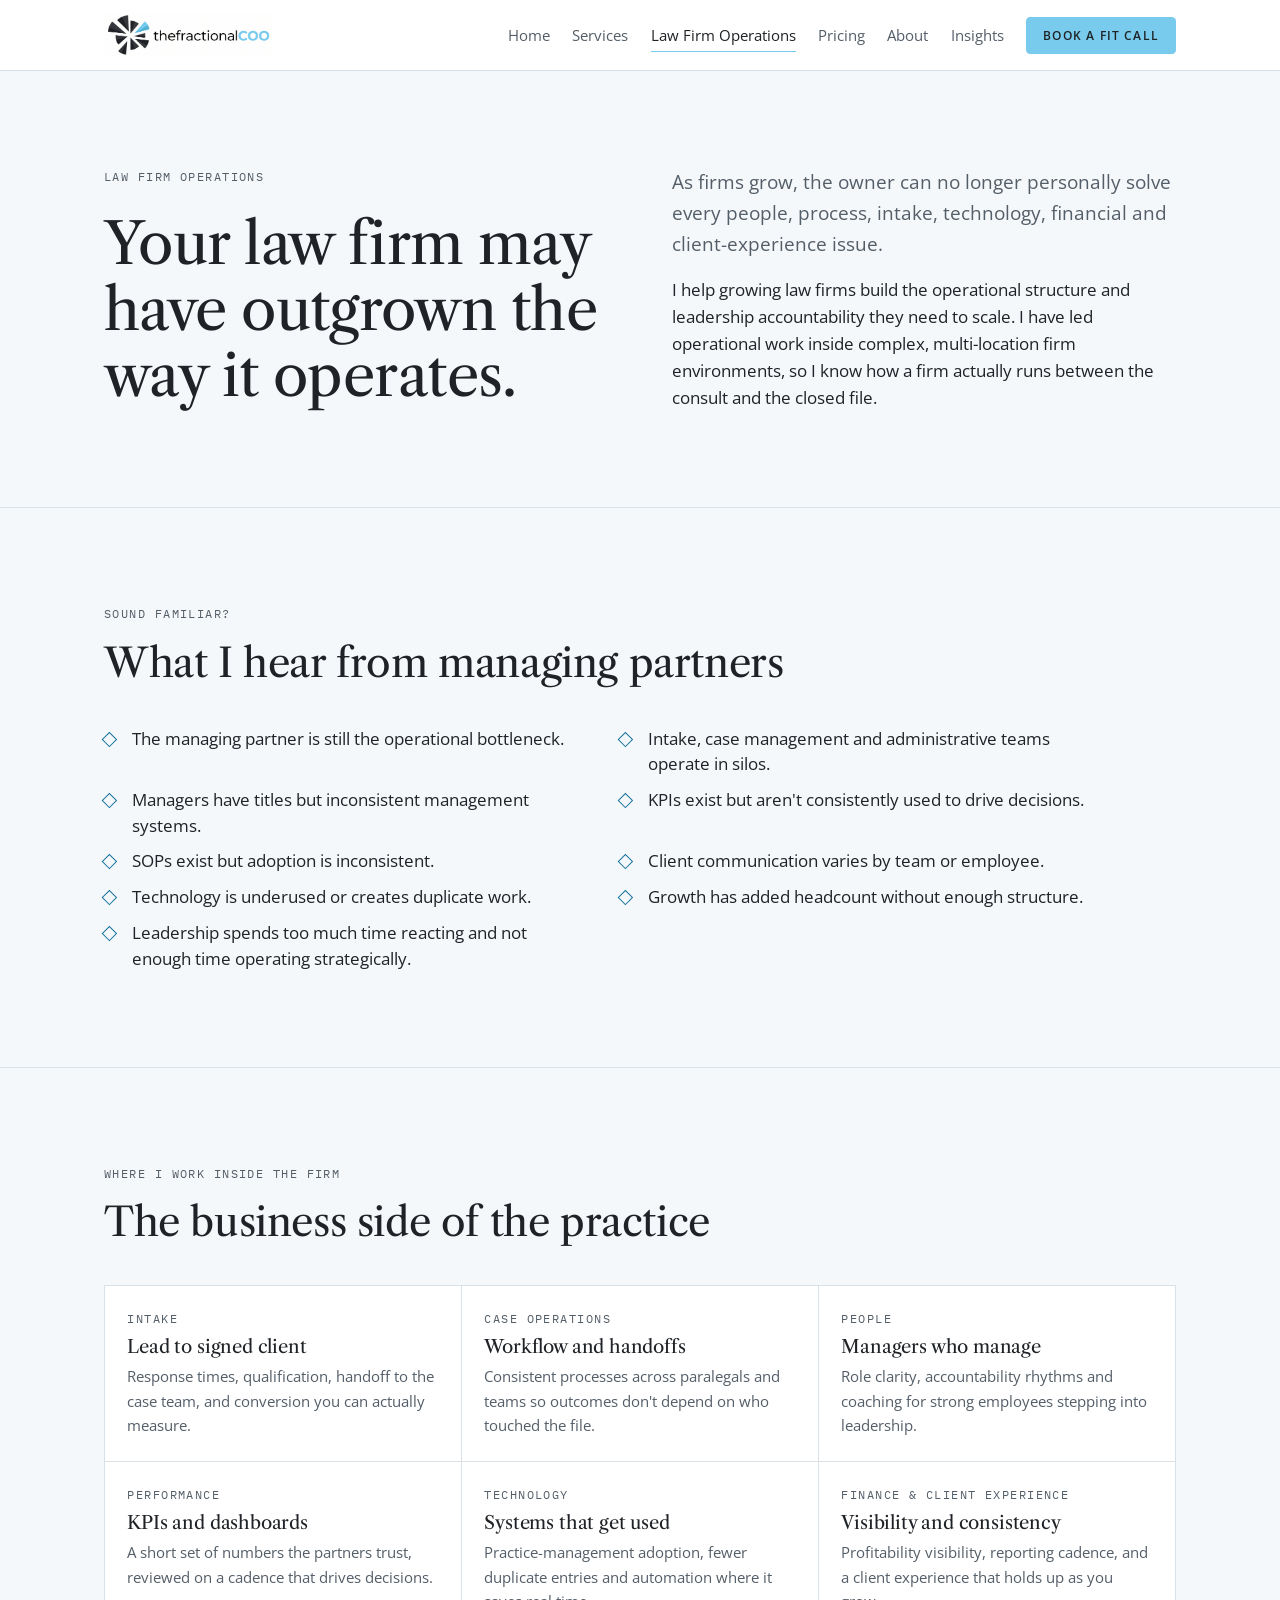
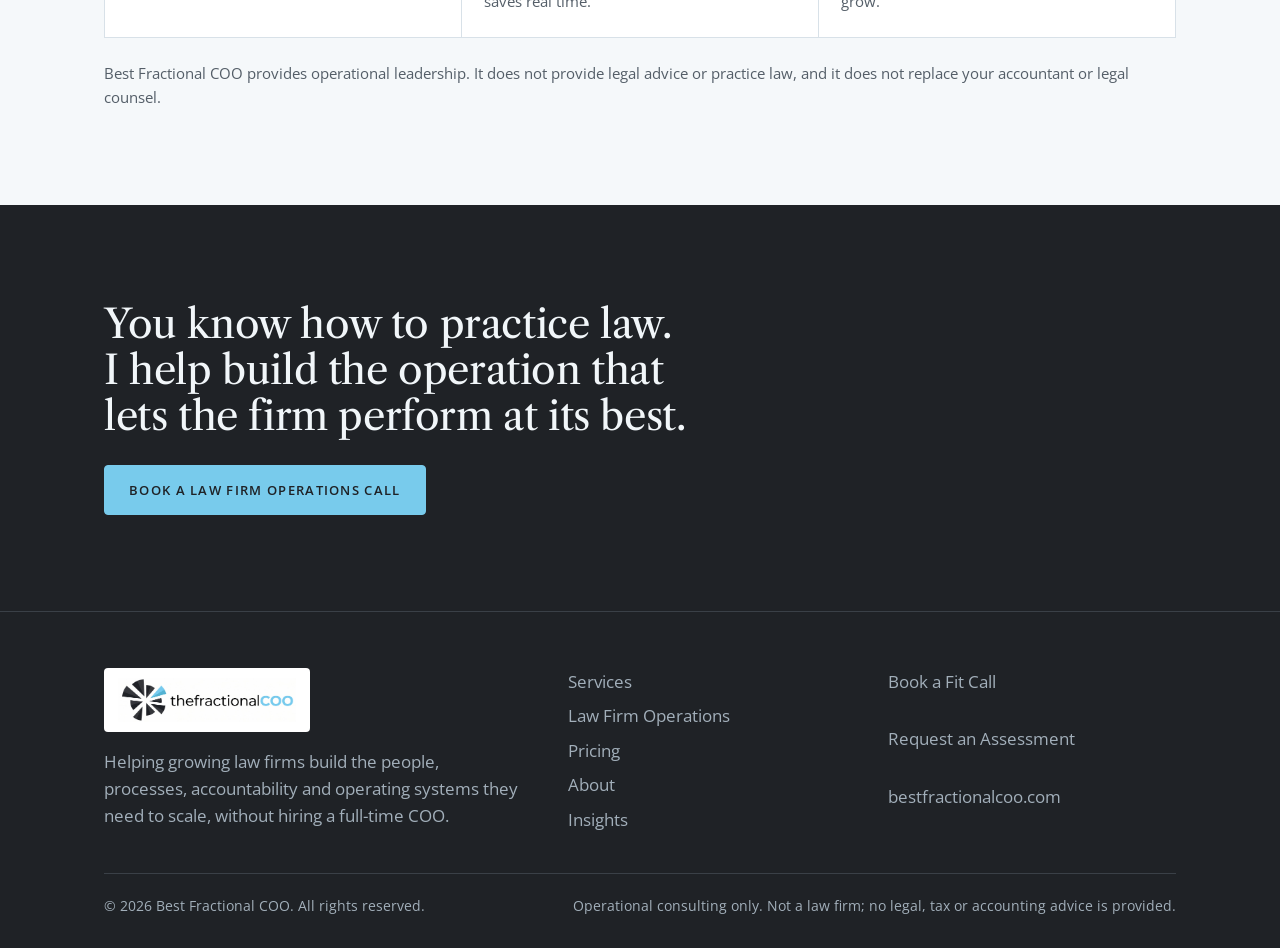
<file: law-firms.html>
<!doctype html>
<html lang="en">
<head>
<meta charset="utf-8">
<meta name="viewport" content="width=device-width, initial-scale=1, viewport-fit=cover">
<meta name="color-scheme" content="light only">
<title>Law Firm Operations | Best Fractional COO</title>
<meta name="description" content="Operational leadership for law firms that have outgrown the way they operate: intake, case workflow, managers, KPIs and technology.">
<link rel="icon" href="logo.jpg">
<link rel="preconnect" href="https://fonts.googleapis.com">
<link rel="preconnect" href="https://fonts.gstatic.com" crossorigin>
<link rel="stylesheet" href="https://fonts.googleapis.com/css2?family=Libre+Caslon+Text:ital,wght@0,400;0,700;1,400&family=Open+Sans:wght@300;400;500;600;700&family=IBM+Plex+Mono:wght@400;500&display=swap">
<link rel="stylesheet" href="styles.css?v=20261012132110">
</head>
<body>
<header class="site-head">
  <div class="wrap">
    <a class="brand" href="./">
      <img src="logo.jpg" alt="thefractionalCOO, home" width="2048" height="508">
    </a>
    <button class="menu-btn" id="menuBtn" aria-expanded="false" aria-controls="nav">Menu</button>
    <nav class="nav" id="nav" aria-label="Main">
      <a href="./">Home</a>
      <a href="services">Services</a>
      <a href="law-firms" aria-current="page">Law Firm Operations</a>
      <a href="pricing">Pricing</a>
      <a href="about">About</a>
      <a href="insights">Insights</a>
      <a class="btn sm" href="contact">Book a Fit Call</a>
    </nav>
  </div>
</header>

<main id="main">
  <section class="band">
    <div class="wrap split">
      <div class="stack">
        <p class="label">Law firm operations</p>
        <h1>Your law firm may have outgrown the way it operates.</h1>
      </div>
      <div class="prose" style="align-self:end">
        <p class="lede">As firms grow, the owner can no longer personally solve every people, process, intake, technology, financial and client-experience issue.</p>
        <p>I help growing law firms build the operational structure and leadership accountability they need to scale. I have led operational work inside complex, multi-location firm environments, so I know how a firm actually runs between the consult and the closed file.</p>
      </div>
    </div>
  </section>

  <section class="band">
    <div class="wrap">
      <div class="sec-head">
        <p class="label">Sound familiar?</p>
        <h2>What I hear from managing partners</h2>
      </div>
      <ul class="ticks cols-2" style="max-width:62rem">
        <li>The managing partner is still the operational bottleneck.</li>
        <li>Intake, case management and administrative teams operate in silos.</li>
        <li>Managers have titles but inconsistent management systems.</li>
        <li>KPIs exist but aren't consistently used to drive decisions.</li>
        <li>SOPs exist but adoption is inconsistent.</li>
        <li>Client communication varies by team or employee.</li>
        <li>Technology is underused or creates duplicate work.</li>
        <li>Growth has added headcount without enough structure.</li>
        <li>Leadership spends too much time reacting and not enough time operating strategically.</li>
      </ul>
    </div>
  </section>

  <section class="band">
    <div class="wrap">
      <div class="sec-head">
        <p class="label">Where I work inside the firm</p>
        <h2>The business side of the practice</h2>
      </div>
      <div class="areas">
        <div><span class="label">Intake</span><h3>Lead to signed client</h3><p>Response times, qualification, handoff to the case team, and conversion you can actually measure.</p></div>
        <div><span class="label">Case operations</span><h3>Workflow and handoffs</h3><p>Consistent processes across paralegals and teams so outcomes don't depend on who touched the file.</p></div>
        <div><span class="label">People</span><h3>Managers who manage</h3><p>Role clarity, accountability rhythms and coaching for strong employees stepping into leadership.</p></div>
        <div><span class="label">Performance</span><h3>KPIs and dashboards</h3><p>A short set of numbers the partners trust, reviewed on a cadence that drives decisions.</p></div>
        <div><span class="label">Technology</span><h3>Systems that get used</h3><p>Practice-management adoption, fewer duplicate entries and automation where it saves real time.</p></div>
        <div><span class="label">Finance &amp; client experience</span><h3>Visibility and consistency</h3><p>Profitability visibility, reporting cadence, and a client experience that holds up as you grow.</p></div>
      </div>
      <p class="muted" style="margin-top:1.5rem; font-size:.92rem">Best Fractional COO provides operational leadership. It does not provide legal advice or practice law, and it does not replace your accountant or legal counsel.</p>
    </div>
  </section>

  <section class="band on-deep cta-band">
    <div class="wrap">
      <h2>You know how to practice law. I help build the operation that lets the firm perform at its best.</h2>
      <div class="actions"><a class="btn" href="contact">Book a Law Firm Operations Call</a></div>
    </div>
  </section>
</main>

<footer>
  <div class="wrap">
    <div class="foot-grid">
      <div class="stack" style="gap:1rem">
        <a class="brand" href="./"><img src="logo.jpg" alt="thefractionalCOO" width="2048" height="508"></a>
        <p class="muted" style="max-width:26rem">Helping growing law firms build the people, processes, accountability and operating systems they need to scale, without hiring a full-time COO.</p>
      </div>
      <ul>
        <li><a href="services">Services</a></li>
        <li><a href="law-firms">Law Firm Operations</a></li>
        <li><a href="pricing">Pricing</a></li>
        <li><a href="about">About</a></li>
        <li><a href="insights">Insights</a></li>
      </ul>
      <ul>
        <li><a href="contact">Book a Fit Call</a></li>
        <li><a href="contact">Request an Assessment</a></li>
        <li><span class="muted">bestfractionalcoo.com</span></li>
      </ul>
    </div>
    <div class="legal">
      <span>&copy; 2026 Best Fractional COO. All rights reserved.</span>
      <span>Operational consulting only. Not a law firm; no legal, tax or accounting advice is provided.</span>
    </div>
  </div>
</footer>

<script src="site.js?v=20261012132110"></script>
</body>
</html>
</file>
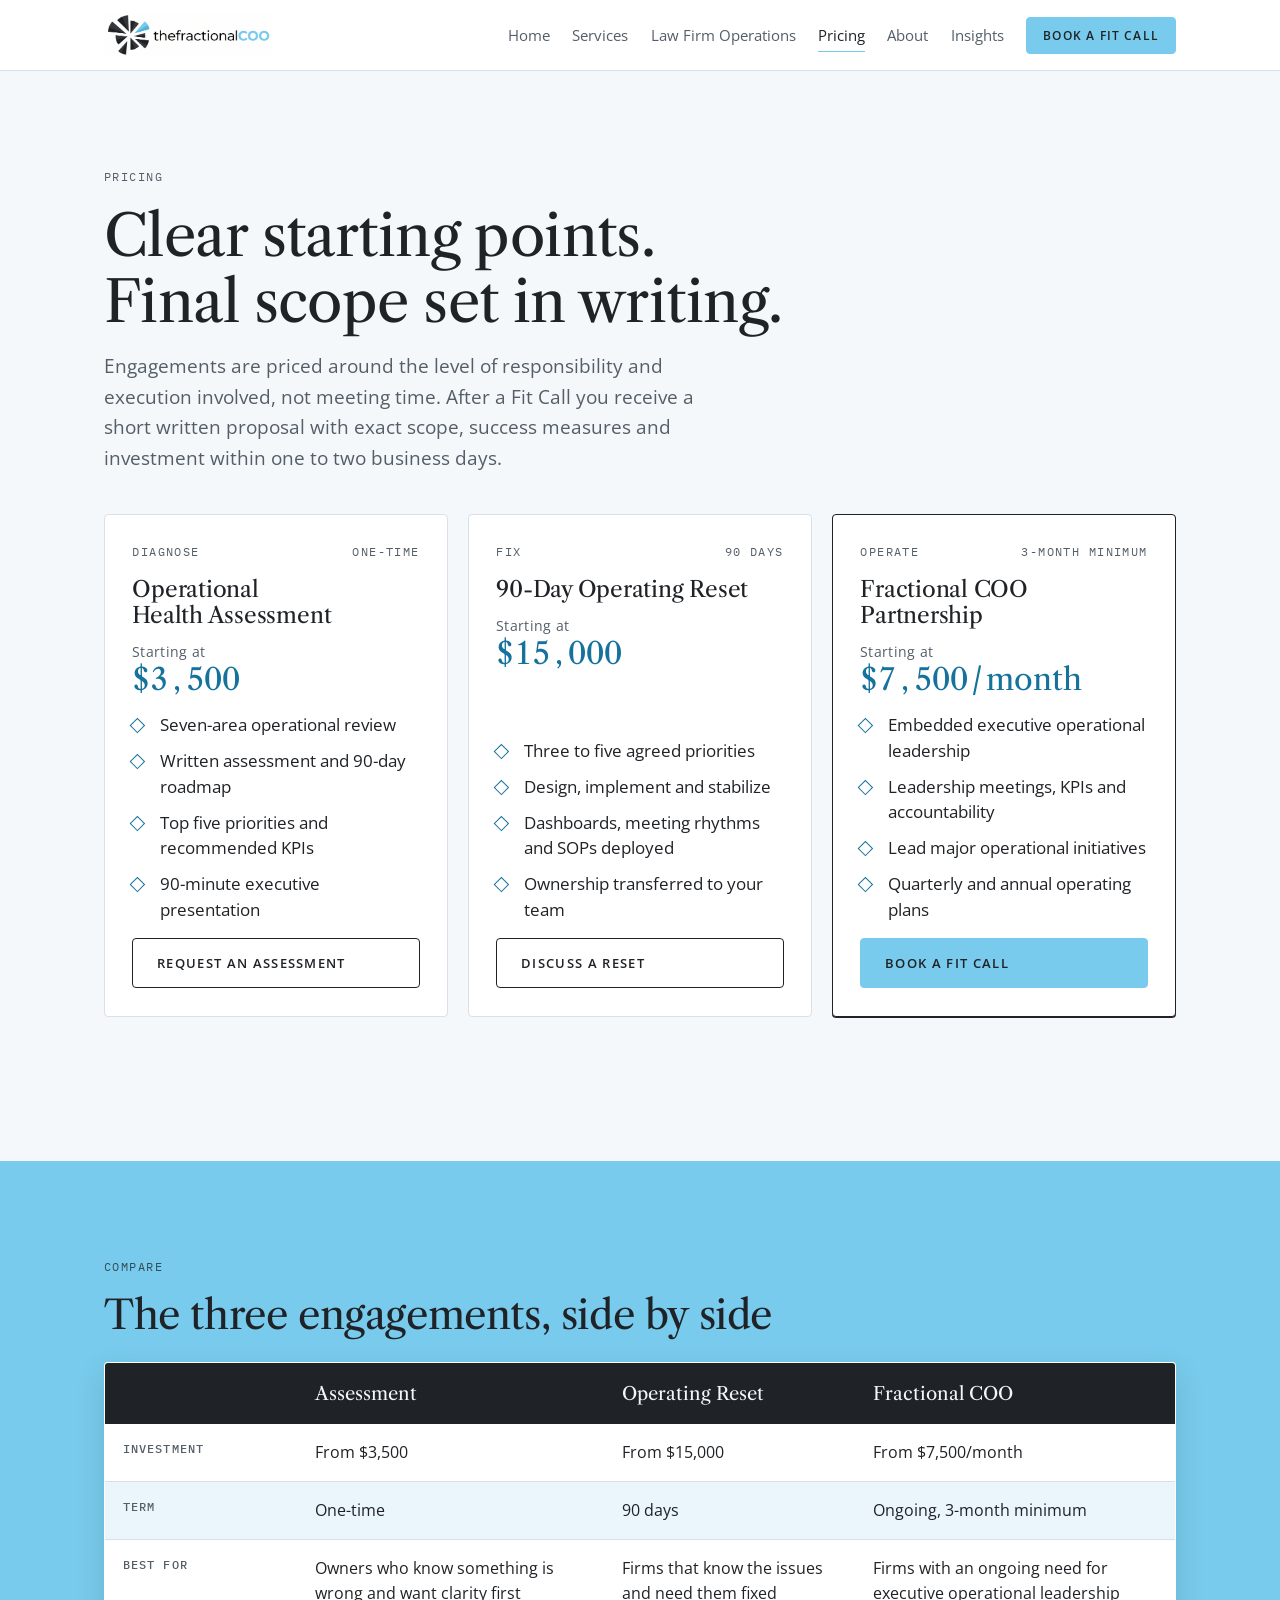
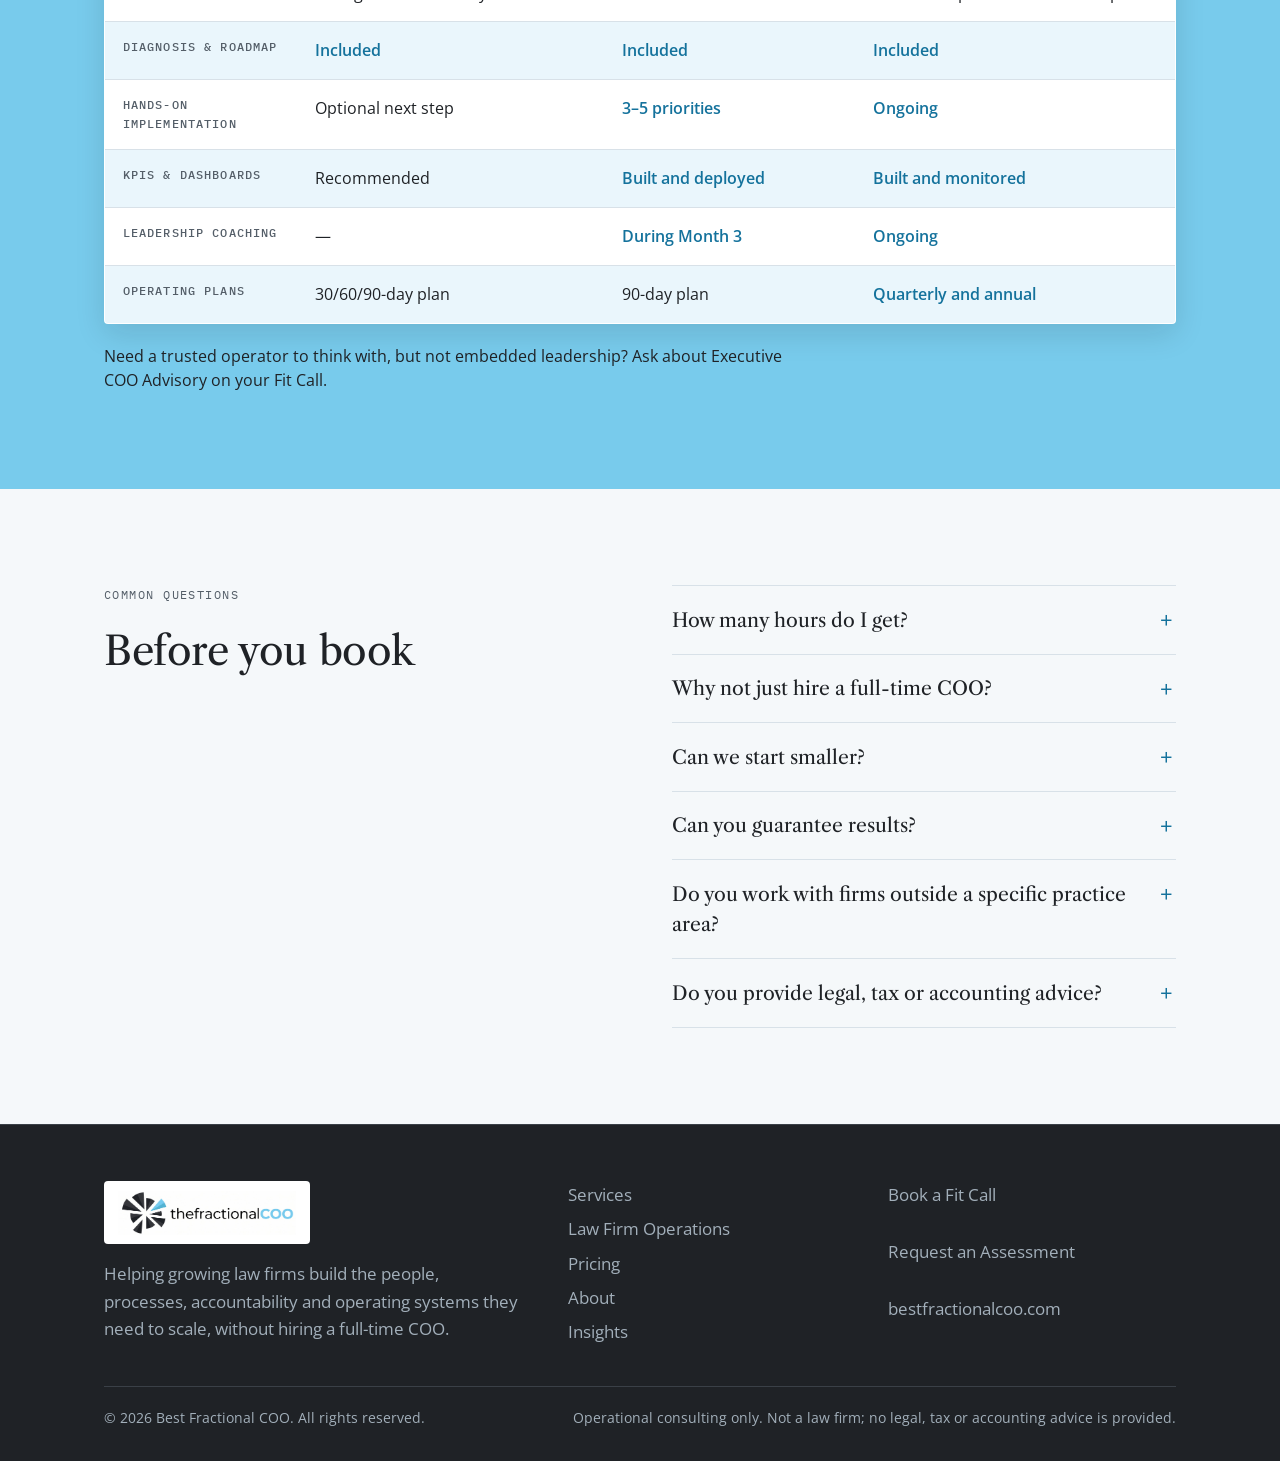
<file: pricing.html>
<!doctype html>
<html lang="en">
<head>
<meta charset="utf-8">
<meta name="viewport" content="width=device-width, initial-scale=1, viewport-fit=cover">
<meta name="color-scheme" content="light only">
<title>Pricing | Best Fractional COO</title>
<meta name="description" content="Starting prices for the Operational Health Assessment, 90-Day Operating Reset and Fractional COO Partnership.">
<link rel="icon" href="logo.jpg">
<link rel="preconnect" href="https://fonts.googleapis.com">
<link rel="preconnect" href="https://fonts.gstatic.com" crossorigin>
<link rel="stylesheet" href="https://fonts.googleapis.com/css2?family=Libre+Caslon+Text:ital,wght@0,400;0,700;1,400&family=Open+Sans:wght@300;400;500;600;700&family=IBM+Plex+Mono:wght@400;500&display=swap">
<link rel="stylesheet" href="styles.css?v=20261012132110">
</head>
<body>
<header class="site-head">
  <div class="wrap">
    <a class="brand" href="./">
      <img src="logo.jpg" alt="thefractionalCOO, home" width="2048" height="508">
    </a>
    <button class="menu-btn" id="menuBtn" aria-expanded="false" aria-controls="nav">Menu</button>
    <nav class="nav" id="nav" aria-label="Main">
      <a href="./">Home</a>
      <a href="services">Services</a>
      <a href="law-firms">Law Firm Operations</a>
      <a href="pricing" aria-current="page">Pricing</a>
      <a href="about">About</a>
      <a href="insights">Insights</a>
      <a class="btn sm" href="contact">Book a Fit Call</a>
    </nav>
  </div>
</header>

<main id="main">
  <section class="band">
    <div class="wrap">
      <div class="sec-head">
        <p class="label">Pricing</p>
        <h1>Clear starting points. Final scope set in writing.</h1>
        <p class="lede">Engagements are priced around the level of responsibility and execution involved, not meeting time. After a Fit Call you receive a short written proposal with exact scope, success measures and investment within one to two business days.</p>
      </div>

      <div class="price-cards">
        <article class="offer">
          <div class="stage"><span class="label">Diagnose</span><span class="label">One-time</span></div>
          <h3>Operational Health Assessment</h3>
          <div class="price"><small>Starting at</small>$3,500</div>
          <ul class="ticks">
            <li>Seven-area operational review</li>
            <li>Written assessment and 90-day roadmap</li>
            <li>Top five priorities and recommended KPIs</li>
            <li>90-minute executive presentation</li>
          </ul>
          <a class="btn ghost" href="contact?service=assessment">Request an Assessment</a>
        </article>
        <article class="offer">
          <div class="stage"><span class="label">Fix</span><span class="label">90 days</span></div>
          <h3>90-Day Operating Reset</h3>
          <div class="price"><small>Starting at</small>$15,000</div>
          <ul class="ticks">
            <li>Three to five agreed priorities</li>
            <li>Design, implement and stabilize</li>
            <li>Dashboards, meeting rhythms and SOPs deployed</li>
            <li>Ownership transferred to your team</li>
          </ul>
          <a class="btn ghost" href="contact?service=reset">Discuss a Reset</a>
        </article>
        <article class="offer featured">
          <div class="stage"><span class="label">Operate</span><span class="label">3-month minimum</span></div>
          <h3>Fractional COO Partnership</h3>
          <div class="price"><small>Starting at</small>$7,500/month</div>
          <ul class="ticks">
            <li>Embedded executive operational leadership</li>
            <li>Leadership meetings, KPIs and accountability</li>
            <li>Lead major operational initiatives</li>
            <li>Quarterly and annual operating plans</li>
          </ul>
          <a class="btn" href="contact?service=partnership">Book a Fit Call</a>
        </article>
      </div>
    </div>
  </section>

  <section class="band on-blue">
    <div class="wrap">
      <div class="sec-head" style="margin-bottom:1.5rem"><p class="label">Compare</p><h2>The three engagements, side by side</h2></div>
      <div class="table-wrap">
        <table>
          <thead>
            <tr><th></th><th>Assessment</th><th>Operating Reset</th><th>Fractional COO</th></tr>
          </thead>
          <tbody>
            <tr><th scope="row">Investment</th><td>From $3,500</td><td>From $15,000</td><td>From $7,500/month</td></tr>
            <tr><th scope="row">Term</th><td>One-time</td><td>90 days</td><td>Ongoing, 3-month minimum</td></tr>
            <tr><th scope="row">Best for</th><td>Owners who know something is wrong and want clarity first</td><td>Firms that know the issues and need them fixed</td><td>Firms with an ongoing need for executive operational leadership</td></tr>
            <tr><th scope="row">Diagnosis &amp; roadmap</th><td class="yes">Included</td><td class="yes">Included</td><td class="yes">Included</td></tr>
            <tr><th scope="row">Hands-on implementation</th><td>Optional next step</td><td class="yes">3&ndash;5 priorities</td><td class="yes">Ongoing</td></tr>
            <tr><th scope="row">KPIs &amp; dashboards</th><td>Recommended</td><td class="yes">Built and deployed</td><td class="yes">Built and monitored</td></tr>
            <tr><th scope="row">Leadership coaching</th><td>&mdash;</td><td class="yes">During Month 3</td><td class="yes">Ongoing</td></tr>
            <tr><th scope="row">Operating plans</th><td>30/60/90-day plan</td><td>90-day plan</td><td class="yes">Quarterly and annual</td></tr>
          </tbody>
        </table>
      </div>
      <p class="table-note">Need a trusted operator to think with, but not embedded leadership? Ask about Executive COO Advisory on your Fit Call.</p>
    </div>
  </section>

  <section class="band">
    <div class="wrap split">
      <div class="stack">
        <p class="label">Common questions</p>
        <h2>Before you book</h2>
      </div>
      <div class="faq">
        <details><summary>How many hours do I get?</summary><p>Fractional COO engagements aren't structured as a block of consulting hours. We agree on the responsibilities, cadence, priorities and outcomes I'm accountable for. If you mainly need hourly task support, I'm probably not the right solution.</p></details>
        <details><summary>Why not just hire a full-time COO?</summary><p>If your firm truly needs a full-time executive and is ready for that investment, you should. A fractional model makes sense when you need COO-level leadership but not 40 hours a week, or when you want to build the operating structure before making a permanent executive hire.</p></details>
        <details><summary>Can we start smaller?</summary><p>Yes. Most firms start with the Operational Health Assessment. If ongoing executive guidance is the better fit, we can talk about an advisory arrangement. I'd rather reduce the scope than water down the work.</p></details>
        <details><summary>Can you guarantee results?</summary><p>I'm very clear about the work, the operating measures and what I will own. I can't responsibly guarantee a specific financial result, because execution also depends on the firm, its people and the decisions leadership makes.</p></details>
        <details><summary>Do you work with firms outside a specific practice area?</summary><p>Yes. The operational challenges of growth look similar across practice areas: intake, case workflow, management, reporting and client experience.</p></details>
        <details><summary>Do you provide legal, tax or accounting advice?</summary><p>No. My work is operational leadership. Legal, tax, accounting and specialized technical work stay with your existing advisors unless separately agreed.</p></details>
      </div>
    </div>
  </section>
</main>

<footer>
  <div class="wrap">
    <div class="foot-grid">
      <div class="stack" style="gap:1rem">
        <a class="brand" href="./"><img src="logo.jpg" alt="thefractionalCOO" width="2048" height="508"></a>
        <p class="muted" style="max-width:26rem">Helping growing law firms build the people, processes, accountability and operating systems they need to scale, without hiring a full-time COO.</p>
      </div>
      <ul>
        <li><a href="services">Services</a></li>
        <li><a href="law-firms">Law Firm Operations</a></li>
        <li><a href="pricing">Pricing</a></li>
        <li><a href="about">About</a></li>
        <li><a href="insights">Insights</a></li>
      </ul>
      <ul>
        <li><a href="contact">Book a Fit Call</a></li>
        <li><a href="contact">Request an Assessment</a></li>
        <li><span class="muted">bestfractionalcoo.com</span></li>
      </ul>
    </div>
    <div class="legal">
      <span>&copy; 2026 Best Fractional COO. All rights reserved.</span>
      <span>Operational consulting only. Not a law firm; no legal, tax or accounting advice is provided.</span>
    </div>
  </div>
</footer>

<script src="site.js?v=20261012132110"></script>
</body>
</html>
</file>
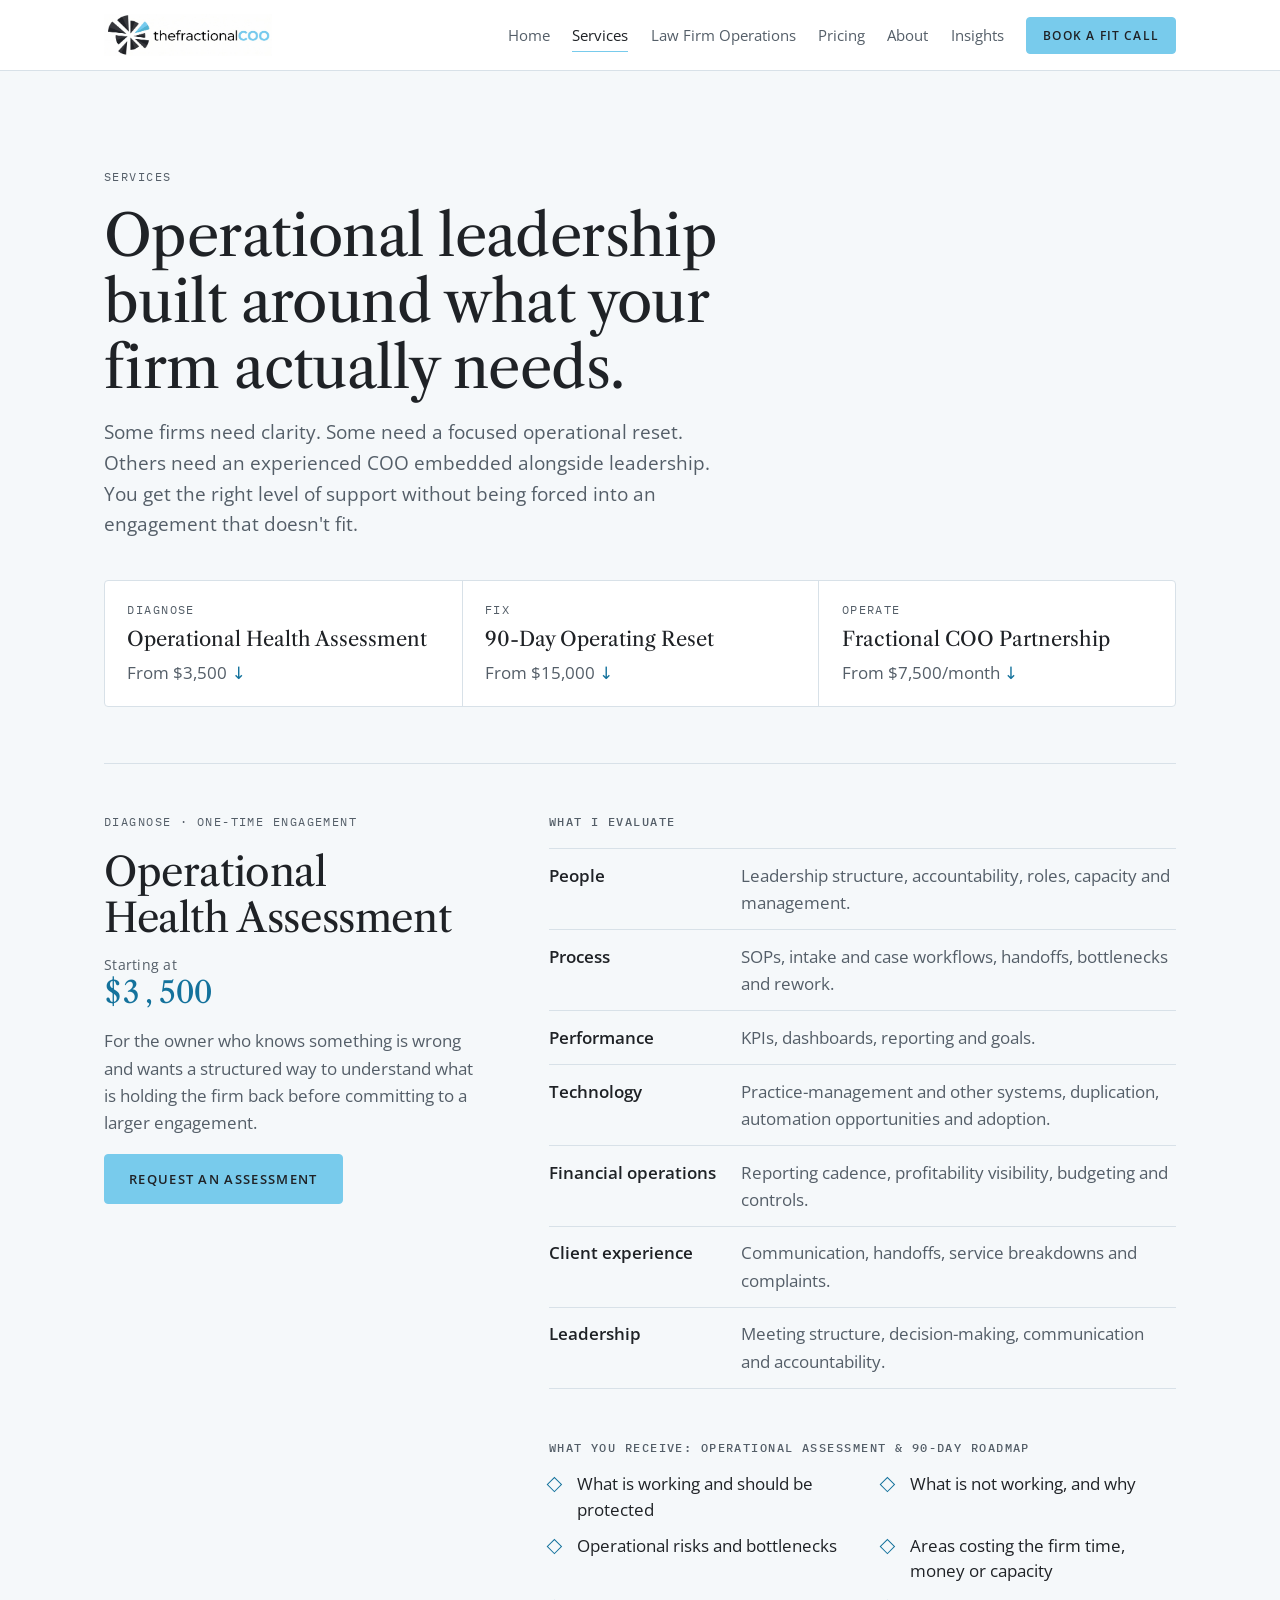
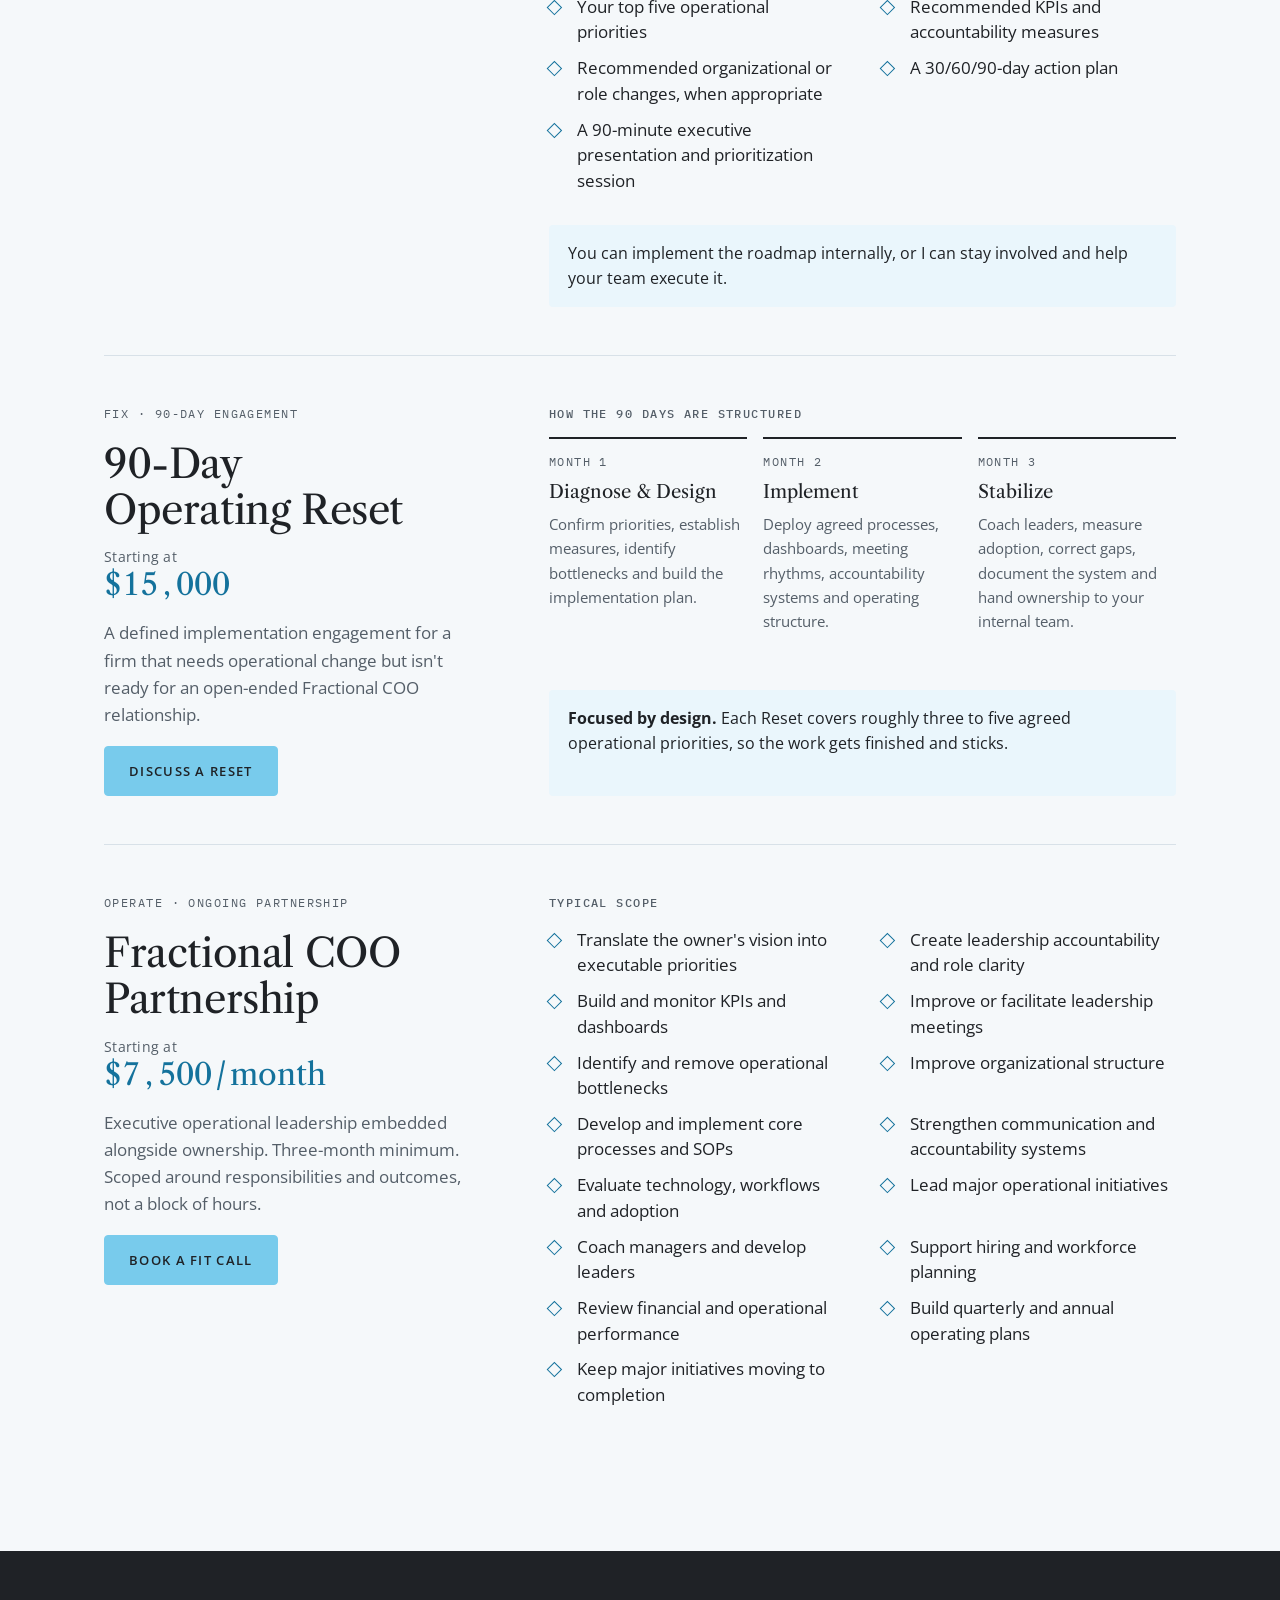
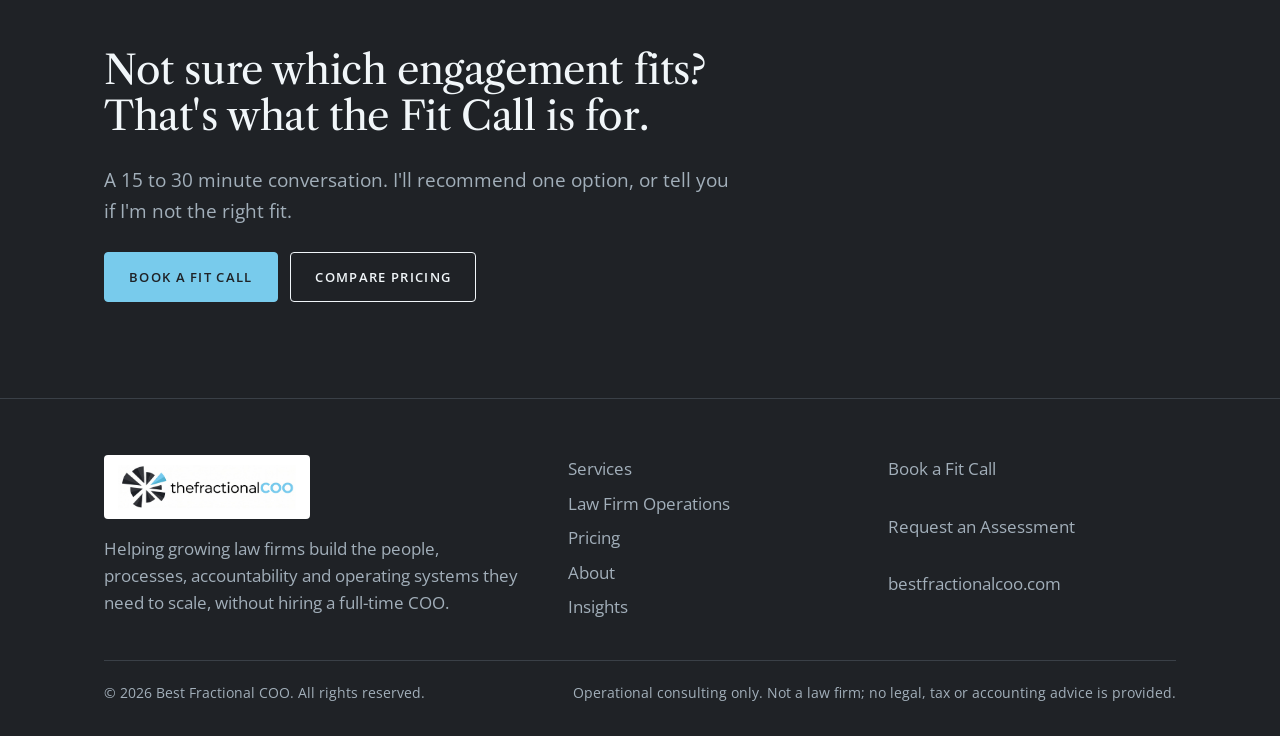
<file: services.html>
<!doctype html>
<html lang="en">
<head>
<meta charset="utf-8">
<meta name="viewport" content="width=device-width, initial-scale=1, viewport-fit=cover">
<meta name="color-scheme" content="light only">
<title>Services | Best Fractional COO</title>
<meta name="description" content="Operational Health Assessment, 90-Day Operating Reset and Fractional COO Partnership for growing law firms.">
<link rel="icon" href="logo.jpg">
<link rel="preconnect" href="https://fonts.googleapis.com">
<link rel="preconnect" href="https://fonts.gstatic.com" crossorigin>
<link rel="stylesheet" href="https://fonts.googleapis.com/css2?family=Libre+Caslon+Text:ital,wght@0,400;0,700;1,400&family=Open+Sans:wght@300;400;500;600;700&family=IBM+Plex+Mono:wght@400;500&display=swap">
<link rel="stylesheet" href="styles.css?v=20261012132110">
</head>
<body>
<header class="site-head">
  <div class="wrap">
    <a class="brand" href="./">
      <img src="logo.jpg" alt="thefractionalCOO, home" width="2048" height="508">
    </a>
    <button class="menu-btn" id="menuBtn" aria-expanded="false" aria-controls="nav">Menu</button>
    <nav class="nav" id="nav" aria-label="Main">
      <a href="./">Home</a>
      <a href="services" aria-current="page">Services</a>
      <a href="law-firms">Law Firm Operations</a>
      <a href="pricing">Pricing</a>
      <a href="about">About</a>
      <a href="insights">Insights</a>
      <a class="btn sm" href="contact">Book a Fit Call</a>
    </nav>
  </div>
</header>

<main id="main">
  <section class="band">
    <div class="wrap">
      <div class="sec-head">
        <p class="label">Services</p>
        <h1>Operational leadership built around what your firm actually needs.</h1>
        <p class="lede">Some firms need clarity. Some need a focused operational reset. Others need an experienced COO embedded alongside leadership. You get the right level of support without being forced into an engagement that doesn't fit.</p>
      </div>

      <nav class="ladder" aria-label="Services">
        <a href="#svc-assessment"><span class="label">Diagnose</span><b>Operational Health Assessment</b><span class="muted">From $3,500 <span class="arrow">&darr;</span></span></a>
        <a href="#svc-reset"><span class="label">Fix</span><b>90-Day Operating Reset</b><span class="muted">From $15,000 <span class="arrow">&darr;</span></span></a>
        <a href="#svc-partnership"><span class="label">Operate</span><b>Fractional COO Partnership</b><span class="muted">From $7,500/month <span class="arrow">&darr;</span></span></a>
      </nav>

      <article class="svc" id="svc-assessment">
        <div class="svc-side">
          <p class="label">Diagnose &middot; one-time engagement</p>
          <h2>Operational Health Assessment</h2>
          <div class="price"><small>Starting at</small>$3,500</div>
          <p class="muted">For the owner who knows something is wrong and wants a structured way to understand what is holding the firm back before committing to a larger engagement.</p>
          <div><a class="btn" href="contact?service=assessment">Request an Assessment</a></div>
        </div>
        <div class="svc-body">
          <div>
            <h4>What I evaluate</h4>
            <dl class="dl">
              <div><dt>People</dt><dd>Leadership structure, accountability, roles, capacity and management.</dd></div>
              <div><dt>Process</dt><dd>SOPs, intake and case workflows, handoffs, bottlenecks and rework.</dd></div>
              <div><dt>Performance</dt><dd>KPIs, dashboards, reporting and goals.</dd></div>
              <div><dt>Technology</dt><dd>Practice-management and other systems, duplication, automation opportunities and adoption.</dd></div>
              <div><dt>Financial operations</dt><dd>Reporting cadence, profitability visibility, budgeting and controls.</dd></div>
              <div><dt>Client experience</dt><dd>Communication, handoffs, service breakdowns and complaints.</dd></div>
              <div><dt>Leadership</dt><dd>Meeting structure, decision-making, communication and accountability.</dd></div>
            </dl>
          </div>
          <div>
            <h4>What you receive: Operational Assessment &amp; 90-Day Roadmap</h4>
            <ul class="ticks cols-2">
              <li>What is working and should be protected</li>
              <li>What is not working, and why</li>
              <li>Operational risks and bottlenecks</li>
              <li>Areas costing the firm time, money or capacity</li>
              <li>Your top five operational priorities</li>
              <li>Recommended KPIs and accountability measures</li>
              <li>Recommended organizational or role changes, when appropriate</li>
              <li>A 30/60/90-day action plan</li>
              <li>A 90-minute executive presentation and prioritization session</li>
            </ul>
          </div>
          <p class="note">You can implement the roadmap internally, or I can stay involved and help your team execute it.</p>
        </div>
      </article>

      <article class="svc" id="svc-reset">
        <div class="svc-side">
          <p class="label">Fix &middot; 90-day engagement</p>
          <h2>90-Day Operating Reset</h2>
          <div class="price"><small>Starting at</small>$15,000</div>
          <p class="muted">A defined implementation engagement for a firm that needs operational change but isn't ready for an open-ended Fractional COO relationship.</p>
          <div><a class="btn" href="contact?service=reset">Discuss a Reset</a></div>
        </div>
        <div class="svc-body">
          <div>
            <h4>How the 90 days are structured</h4>
            <div class="months">
              <div><span class="label">Month 1</span><b>Diagnose &amp; Design</b><p>Confirm priorities, establish measures, identify bottlenecks and build the implementation plan.</p></div>
              <div><span class="label">Month 2</span><b>Implement</b><p>Deploy agreed processes, dashboards, meeting rhythms, accountability systems and operating structure.</p></div>
              <div><span class="label">Month 3</span><b>Stabilize</b><p>Coach leaders, measure adoption, correct gaps, document the system and hand ownership to your internal team.</p></div>
            </div>
          </div>
          <p class="note"><b>Focused by design.</b> Each Reset covers roughly three to five agreed operational priorities, so the work gets finished and sticks.</p>
        </div>
      </article>

      <article class="svc" id="svc-partnership">
        <div class="svc-side">
          <p class="label">Operate &middot; ongoing partnership</p>
          <h2>Fractional COO Partnership</h2>
          <div class="price"><small>Starting at</small>$7,500/month</div>
          <p class="muted">Executive operational leadership embedded alongside ownership. Three-month minimum. Scoped around responsibilities and outcomes, not a block of hours.</p>
          <div><a class="btn" href="contact?service=partnership">Book a Fit Call</a></div>
        </div>
        <div class="svc-body">
          <div>
            <h4>Typical scope</h4>
            <ul class="ticks cols-2">
              <li>Translate the owner's vision into executable priorities</li>
              <li>Create leadership accountability and role clarity</li>
              <li>Build and monitor KPIs and dashboards</li>
              <li>Improve or facilitate leadership meetings</li>
              <li>Identify and remove operational bottlenecks</li>
              <li>Improve organizational structure</li>
              <li>Develop and implement core processes and SOPs</li>
              <li>Strengthen communication and accountability systems</li>
              <li>Evaluate technology, workflows and adoption</li>
              <li>Lead major operational initiatives</li>
              <li>Coach managers and develop leaders</li>
              <li>Support hiring and workforce planning</li>
              <li>Review financial and operational performance</li>
              <li>Build quarterly and annual operating plans</li>
              <li>Keep major initiatives moving to completion</li>
            </ul>
          </div>
        </div>
      </article>
    </div>
  </section>
  <section class="band on-deep cta-band">
    <div class="wrap">
      <h2>Not sure which engagement fits? That's what the Fit Call is for.</h2>
      <p class="lede">A 15 to 30 minute conversation. I'll recommend one option, or tell you if I'm not the right fit.</p>
      <div class="actions"><a class="btn" href="contact">Book a Fit Call</a><a class="btn ghost" href="pricing">Compare pricing</a></div>
    </div>
  </section>
</main>

<footer>
  <div class="wrap">
    <div class="foot-grid">
      <div class="stack" style="gap:1rem">
        <a class="brand" href="./"><img src="logo.jpg" alt="thefractionalCOO" width="2048" height="508"></a>
        <p class="muted" style="max-width:26rem">Helping growing law firms build the people, processes, accountability and operating systems they need to scale, without hiring a full-time COO.</p>
      </div>
      <ul>
        <li><a href="services">Services</a></li>
        <li><a href="law-firms">Law Firm Operations</a></li>
        <li><a href="pricing">Pricing</a></li>
        <li><a href="about">About</a></li>
        <li><a href="insights">Insights</a></li>
      </ul>
      <ul>
        <li><a href="contact">Book a Fit Call</a></li>
        <li><a href="contact">Request an Assessment</a></li>
        <li><span class="muted">bestfractionalcoo.com</span></li>
      </ul>
    </div>
    <div class="legal">
      <span>&copy; 2026 Best Fractional COO. All rights reserved.</span>
      <span>Operational consulting only. Not a law firm; no legal, tax or accounting advice is provided.</span>
    </div>
  </div>
</footer>

<script src="site.js?v=20261012132110"></script>
</body>
</html>
</file>
<file: styles.css>
/* Layout: left-aligned editorial columns on a cool white ground; brand black for structure, brand sky blue for actions and highlights. */
:root {
  --paper: #f5f8fa;
  --panel: #ffffff;
  --ink: #1f2226;
  --muted: #545e68;
  --rule: #d8e1e8;
  --deep: #1f2226;
  --deep-fg: #f1f6f9;
  --deep-muted: #a2afba;
  --deep-rule: #3a4047;
  --accent: #78cbec;
  --accent-hover: #5bbde4;
  --accent-fg: #1f2226;
  --accent-text: #14729c;
  --tint: #eaf6fc;
  --ok: #14729c;
  --logo-plate: #ffffff;
  --logo-pad: 0;
  --brand-blue: #78cbec;
  --on-blue-fg: #1f2226;
  --f-display: "Libre Caslon Text", "Iowan Old Style", Georgia, "Times New Roman", serif;
  --f-body: "Open Sans", "Segoe UI", system-ui, -apple-system, sans-serif;
  --f-mono: "IBM Plex Mono", ui-monospace, Consolas, monospace;
  --wrap: 72rem;
  --r: 4px;
  color-scheme: light;
}

* { box-sizing: border-box; }
body { margin: 0; }
img { max-width: 100%; }
[hidden] { display: none !important; }
html { scroll-behavior: smooth; }
@media (prefers-reduced-motion: reduce) { html { scroll-behavior: auto; } * { transition: none !important; } }
body { background: var(--paper); color: var(--ink); font-family: var(--f-body); font-size: 1.0625rem; line-height: 1.6; -webkit-font-smoothing: antialiased; }
.wrap { max-width: var(--wrap); margin-inline: auto; padding-inline: clamp(16px, 4vw, 40px); }
h1, h2, h3 { font-family: var(--f-display); font-weight: 400; line-height: 1.15; text-wrap: balance; margin: 0; letter-spacing: -0.01em; }
h1 { font-size: clamp(2.2rem, 5vw, 3.6rem); }
h2 { font-size: clamp(1.75rem, 3.4vw, 2.5rem); }
h3 { font-size: 1.4rem; }
p { margin: 0; }
.lede { font-size: 1.2rem; color: var(--muted); max-width: 40rem; }
.prose { max-width: 40rem; display: grid; gap: 1rem; }
.label { font-family: var(--f-mono); font-size: 0.75rem; letter-spacing: 0.12em; text-transform: uppercase; color: var(--muted); }
a { color: inherit; }
:focus-visible { outline: 2px solid var(--accent-text); outline-offset: 3px; }

/* Header */
.site-head { position: sticky; top: env(safe-area-inset-top, 0px); z-index: 20; background: var(--panel); border-bottom: 1px solid var(--rule); }
.site-head .wrap { display: flex; align-items: center; justify-content: space-between; gap: 1rem; padding-block: 0.9rem; }
.brand { display: inline-flex; align-items: center; text-decoration: none; min-width: 0; background: var(--logo-plate); padding: var(--logo-pad); border-radius: var(--r); }
.brand img { display: block; height: 2.6rem; width: auto; max-width: 100%; mix-blend-mode: multiply; }
@media (max-width: 420px) { .brand img { height: 2rem; } }
footer .brand { padding: 0.5rem 0.9rem; justify-self: start; }
footer .brand img { height: 2.75rem; }
.nav { display: flex; align-items: center; gap: 1.4rem; }
.nav a { text-decoration: none; font-size: 0.95rem; color: var(--muted); padding-block: 0.25rem; border-bottom: 1.5px solid transparent; }
.nav a:hover { color: var(--ink); }
.nav a[aria-current="page"] { color: var(--ink); border-bottom-color: var(--accent); }
.menu-btn { display: none; background: none; border: 1px solid var(--rule); color: var(--ink); font: 500 0.9rem var(--f-body); padding: 0.45rem 0.8rem; border-radius: var(--r); cursor: pointer; }
@media (max-width: 960px) {
  .menu-btn { display: inline-block; }
  .nav { display: none; position: absolute; left: 0; right: 0; top: 100%; background: var(--paper); border-bottom: 1px solid var(--rule); flex-direction: column; align-items: stretch; gap: 0; padding: 0.5rem clamp(16px, 4vw, 40px) 1rem; }
  .nav.open { display: flex; }
  .nav a { padding-block: 0.7rem; border-bottom: 1px solid var(--rule); }
  .nav a[aria-current="page"] { border-bottom-color: var(--rule); color: var(--accent-text); }
  .nav .btn { margin-top: 0.8rem; text-align: center; }
}

/* Buttons */
.btn { display: inline-block; text-decoration: none; font: 600 0.82rem var(--f-body); letter-spacing: 0.1em; text-transform: uppercase; padding: 0.95rem 1.5rem; border-radius: var(--r); border: 1.5px solid var(--accent); background: var(--accent); color: var(--accent-fg); cursor: pointer; transition: background .15s, border-color .15s; }
.btn:hover { background: var(--accent-hover); border-color: var(--accent-hover); }
.btn.ghost { background: transparent; color: var(--ink); border-color: var(--ink); }
.btn.ghost:hover { background: var(--tint); }
.btn.sm { padding: 0.6rem 1rem; font-size: 0.74rem; }
.nav .btn { color: var(--accent-fg); border-bottom: 1.5px solid var(--accent); }
.on-deep .btn.ghost { color: var(--deep-fg); border-color: var(--deep-fg); }
.on-deep .btn.ghost:hover { background: rgba(255,255,255,0.08); }
.actions { display: flex; flex-wrap: wrap; gap: 0.8rem; }

/* Sections */
section.band { padding-block: clamp(3.5rem, 8vw, 6rem); }
section.band + section.band { border-top: 1px solid var(--rule); }
.on-deep { background: var(--deep); color: var(--deep-fg); }
.on-deep .label, .on-deep .lede, .on-deep .muted { color: var(--deep-muted); }
section.band.on-deep + section.band, section.band + section.band.on-deep { border-top: 0; }
.on-blue { background: var(--brand-blue); color: var(--on-blue-fg); }
.on-blue .stack > .label { color: var(--on-blue-fg); opacity: 0.75; }
.on-blue .check { color: var(--ink); border-color: transparent; box-shadow: 0 10px 30px rgba(14, 17, 20, 0.12); }
section.band.on-blue + section.band, section.band + section.band.on-blue { border-top: 0; }
.sec-head { display: grid; gap: 1rem; margin-bottom: 2.5rem; max-width: 46rem; }
.muted { color: var(--muted); }

/* Hero */
.hero .wrap { display: grid; grid-template-columns: minmax(0, 1.35fr) minmax(0, 0.8fr); gap: clamp(2rem, 5vw, 4.5rem); align-items: center; }
.hero-copy { display: grid; gap: 1.5rem; min-width: 0; }
.hero h1 em { font-style: italic; color: var(--accent-text); }
.portrait { margin: 0 14px 0 0; display: grid; gap: 1.4rem; justify-self: end; width: 100%; max-width: 21rem; }
.portrait img { width: 100%; aspect-ratio: 4 / 5; object-fit: cover; object-position: 50% 30%; height: auto; border-radius: var(--r); display: block; box-shadow: 14px 14px 0 var(--brand-blue); }
.portrait figcaption { display: flex; justify-content: space-between; gap: 1rem; font-size: 0.9rem; border-top: 1px solid var(--rule); padding-top: 0.6rem; }
.portrait figcaption b { font-weight: 600; }
@media (max-width: 760px) {
  .hero .wrap { grid-template-columns: 1fr; }
  .portrait { justify-self: start; max-width: 15rem; }
}

.facts { display: grid; grid-template-columns: repeat(3, minmax(0, 1fr)); border-top: 1px solid var(--rule); border-bottom: 1px solid var(--rule); }
.facts div { padding: 1.3rem 1.2rem 1.3rem 0; display: grid; gap: 0.2rem; }
.facts div + div { border-left: 1px solid var(--rule); padding-left: 1.2rem; }
.facts b { font-family: var(--f-display); font-weight: 400; font-size: 1.5rem; font-variant-numeric: tabular-nums; }
@media (max-width: 640px) { .facts { grid-template-columns: 1fr; } .facts div + div { border-left: 0; border-top: 1px solid var(--rule); padding-left: 0; } }

/* Two column */
.split { display: grid; grid-template-columns: minmax(0, 1fr) minmax(0, 1fr); gap: clamp(2rem, 5vw, 5rem); align-items: start; }
@media (max-width: 860px) { .split { grid-template-columns: 1fr; } }

/* Readiness checklist */
.check { background: var(--panel); border: 1px solid var(--rule); border-radius: var(--r); }
.check-head { padding: 1.2rem 1.4rem; border-bottom: 1px solid var(--rule); display: flex; justify-content: space-between; align-items: baseline; gap: 1rem; flex-wrap: wrap; }
.check-head h3 { font-size: 1.15rem; }
.check ul { list-style: none; margin: 0; padding: 0.4rem 0; }
.check li label { display: grid; grid-template-columns: 1.25rem 1fr; gap: 0.8rem; padding: 0.6rem 1.4rem; cursor: pointer; font-size: 0.98rem; line-height: 1.45; }
.check li label:hover { background: var(--tint); }
.check input { accent-color: var(--accent-text); width: 1.05rem; height: 1.05rem; margin-top: 0.2rem; }
.check-foot { border-top: 1px solid var(--rule); padding: 1.1rem 1.4rem; display: grid; gap: 0.7rem; }
.meter { height: 6px; background: var(--tint); border-radius: 3px; overflow: hidden; }
.meter i { display: block; height: 100%; width: 0; background: var(--accent); transition: width .25s; }
.score { font-family: var(--f-mono); font-size: 0.85rem; font-variant-numeric: tabular-nums; }
#readyMsg { font-size: 0.98rem; }
.result { background: var(--tint); border-radius: var(--r); padding: 1.1rem 1.2rem; display: grid; gap: 0.55rem; justify-items: start; }
.result b { font-family: var(--f-display); font-weight: 400; font-size: 1.3rem; line-height: 1.25; }
.result p { font-size: 0.97rem; }
.result .btn { margin-top: 0.3rem; }
.small { font-size: 0.85rem; }

/* Offer cards */
.offers { display: grid; grid-template-columns: repeat(3, minmax(0, 1fr)); gap: 1.25rem; }
@media (max-width: 900px) { .offers { grid-template-columns: 1fr; } }
.offer { background: var(--panel); border: 1px solid var(--rule); border-radius: var(--r); padding: 1.7rem; display: grid; grid-template-rows: auto auto 1fr auto; gap: 1rem; }
.offer.featured { border-color: var(--ink); box-shadow: 0 1px 0 var(--ink); }
.offer .stage { display: flex; justify-content: space-between; gap: 0.5rem; }
.price { font-family: var(--f-display); font-size: 1.9rem; font-variant-numeric: tabular-nums; color: var(--accent-text); line-height: 1.1; }
.price small { font-family: var(--f-body); font-size: 0.85rem; color: var(--muted); display: block; margin-bottom: 0.2rem; letter-spacing: 0.02em; }
.offer p { color: var(--muted); }
.offer .link { font-weight: 600; font-size: 0.95rem; text-decoration: none; color: var(--accent-text); }
.offer .link:hover { text-decoration: underline; }

/* Process steps: numbered stepper with arrows between steps (a real sequence) */
.steps { --dot: 3.5rem; --gap: 1.75rem; list-style: none; margin: 0; padding: 0; display: grid; grid-template-columns: repeat(5, minmax(0, 1fr)); gap: var(--gap); counter-reset: s; }
.steps li { counter-increment: s; position: relative; display: grid; gap: 0.5rem; align-content: start; }
.steps li::before { content: counter(s); width: var(--dot); height: var(--dot); border-radius: 50%; display: grid; place-items: center; background: var(--accent); color: var(--accent-fg); font-family: var(--f-display); font-size: 1.5rem; line-height: 1; margin-bottom: 0.75rem; box-shadow: 0 0 0 6px rgba(120, 203, 236, 0.18); }
.steps li:not(:last-child)::after { content: ""; position: absolute; top: calc(var(--dot) / 2 - 6px); left: calc(var(--dot) + 0.75rem); right: calc(0.75rem - var(--gap)); height: 12px; background: var(--deep-muted);
  -webkit-mask: linear-gradient(#000, #000) left center / calc(100% - 3px) 2px no-repeat, url("data:image/svg+xml,%3Csvg xmlns='http://www.w3.org/2000/svg' viewBox='0 0 10 12'%3E%3Cpath d='M0 0 10 6 0 12z'/%3E%3C/svg%3E") right center / 10px 12px no-repeat;
          mask: linear-gradient(#000, #000) left center / calc(100% - 3px) 2px no-repeat, url("data:image/svg+xml,%3Csvg xmlns='http://www.w3.org/2000/svg' viewBox='0 0 10 12'%3E%3Cpath d='M0 0 10 6 0 12z'/%3E%3C/svg%3E") right center / 10px 12px no-repeat; }
.steps h3 { font-size: 1.25rem; }
.steps p { color: var(--deep-muted); font-size: 0.97rem; }
.steps-head { display: flex; flex-wrap: wrap; align-items: end; justify-content: space-between; gap: 1rem 2rem; margin-bottom: 3rem; }
.steps-head .sec-head { margin-bottom: 0; }
.steps-count { font-family: var(--f-mono); font-size: 0.8rem; letter-spacing: 0.12em; text-transform: uppercase; color: var(--deep-muted); white-space: nowrap; }
@media (max-width: 900px) {
  .steps { grid-template-columns: 1fr; gap: 0; }
  .steps li { grid-template-columns: var(--dot) minmax(0, 1fr); column-gap: 1.1rem; row-gap: 0.35rem; padding-bottom: 2rem; }
  .steps li::before { grid-row: 1 / span 2; margin-bottom: 0; }
  .steps li:not(:last-child)::after { top: calc(var(--dot) + 0.5rem); bottom: 0.5rem; left: calc(var(--dot) / 2 - 6px); right: auto; width: 12px; height: auto;
    -webkit-mask: linear-gradient(#000, #000) center top / 2px calc(100% - 3px) no-repeat, url("data:image/svg+xml,%3Csvg xmlns='http://www.w3.org/2000/svg' viewBox='0 0 12 10'%3E%3Cpath d='M0 0 12 0 6 10z'/%3E%3C/svg%3E") center bottom / 12px 10px no-repeat;
            mask: linear-gradient(#000, #000) center top / 2px calc(100% - 3px) no-repeat, url("data:image/svg+xml,%3Csvg xmlns='http://www.w3.org/2000/svg' viewBox='0 0 12 10'%3E%3Cpath d='M0 0 12 0 6 10z'/%3E%3C/svg%3E") center bottom / 12px 10px no-repeat; }
  .steps h3 { align-self: end; }
}

/* Lists */
.ticks { list-style: none; margin: 0; padding: 0; display: grid; gap: 0.65rem; }
.ticks li { display: grid; grid-template-columns: 1rem 1fr; gap: 0.75rem; line-height: 1.5; }
.ticks li::before { content: ""; width: 0.55rem; height: 0.55rem; margin-top: 0.5rem; border: 1.5px solid var(--accent-text); transform: rotate(45deg); }
.cols-2 { display: grid; grid-template-columns: repeat(2, minmax(0, 1fr)); gap: 0.65rem 2.5rem; }
@media (max-width: 700px) { .cols-2 { grid-template-columns: 1fr; } }

/* About preview */
.about-prev { display: grid; grid-template-columns: minmax(0, 13rem) minmax(0, 1fr); gap: clamp(1.5rem, 4vw, 3.5rem); align-items: start; }
.about-prev img { width: 100%; border-radius: var(--r); aspect-ratio: 1 / 1; object-fit: cover; object-position: 50% 20%; height: auto; }
blockquote { margin: 0; font-family: var(--f-display); font-size: clamp(1.25rem, 2.3vw, 1.6rem); line-height: 1.45; }
@media (max-width: 640px) { .about-prev { grid-template-columns: 1fr; } .about-prev img { max-width: 11rem; } }

/* CTA band */
.cta-band .wrap { display: grid; gap: 1.6rem; justify-items: start; }
.cta-band h2 { max-width: 44rem; }

/* Services detail */
.ladder { display: grid; grid-template-columns: repeat(3, minmax(0, 1fr)); border: 1px solid var(--rule); border-radius: var(--r); background: var(--panel); margin-bottom: 3.5rem; }
.ladder a { padding: 1.2rem 1.4rem; text-decoration: none; display: grid; gap: 0.25rem; }
.ladder a + a { border-left: 1px solid var(--rule); }
.ladder a:hover { background: var(--tint); }
.ladder b { font-family: var(--f-display); font-weight: 400; font-size: 1.25rem; }
.ladder .arrow { color: var(--accent-text); }
@media (max-width: 700px) { .ladder { grid-template-columns: 1fr; } .ladder a + a { border-left: 0; border-top: 1px solid var(--rule); } }
.svc { display: grid; grid-template-columns: minmax(0, 0.85fr) minmax(0, 1.4fr); gap: clamp(2rem, 5vw, 4.5rem); padding-block: 3rem; border-top: 1px solid var(--rule); scroll-margin-top: 6rem; }
.svc-side { display: grid; gap: 1.1rem; align-content: start; position: sticky; top: 6rem; }
.svc-body { display: grid; gap: 2rem; min-width: 0; }
.svc-body h4 { font-family: var(--f-mono); font-weight: 500; font-size: 0.75rem; letter-spacing: 0.12em; text-transform: uppercase; color: var(--muted); margin: 0 0 0.9rem; }
.dl { display: grid; gap: 0; border-top: 1px solid var(--rule); }
.dl div { display: grid; grid-template-columns: minmax(0, 11rem) minmax(0, 1fr); gap: 1rem; padding-block: 0.8rem; border-bottom: 1px solid var(--rule); }
.dl dt { font-weight: 600; }
.dl dd { margin: 0; color: var(--muted); }
@media (max-width: 860px) { .svc { grid-template-columns: 1fr; } .svc-side { position: static; } }
@media (max-width: 520px) { .dl div { grid-template-columns: 1fr; gap: 0.2rem; } }
.months { display: grid; grid-template-columns: repeat(3, minmax(0, 1fr)); gap: 1rem; }
.months div { border-top: 2px solid var(--ink); padding-top: 0.8rem; display: grid; gap: 0.35rem; align-content: start; }
.months div b { font-family: var(--f-display); font-weight: 400; font-size: 1.15rem; }
.months p { color: var(--muted); font-size: 0.95rem; }
@media (max-width: 700px) { .months { grid-template-columns: 1fr; } }
.note { background: var(--tint); border-radius: var(--r); padding: 1rem 1.2rem; font-size: 0.97rem; }

/* Law firm areas */
.areas { display: grid; grid-template-columns: repeat(3, minmax(0, 1fr)); border-top: 1px solid var(--rule); border-left: 1px solid var(--rule); }
.areas div { border-right: 1px solid var(--rule); border-bottom: 1px solid var(--rule); padding: 1.4rem; display: grid; gap: 0.5rem; align-content: start; background: var(--panel); }
.areas h3 { font-size: 1.15rem; }
.areas p { color: var(--muted); font-size: 0.96rem; }
@media (max-width: 860px) { .areas { grid-template-columns: repeat(2, minmax(0, 1fr)); } }
@media (max-width: 560px) { .areas { grid-template-columns: 1fr; } }

/* Pricing table */
.table-wrap { overflow-x: auto; border: 1px solid var(--rule); border-radius: var(--r); background: var(--panel); }
table { border-collapse: collapse; width: 100%; min-width: 46rem; font-size: 0.97rem; }
th, td { text-align: left; vertical-align: top; padding: 1rem 1.1rem; border-bottom: 1px solid var(--rule); }
thead th { font-family: var(--f-display); font-weight: 400; font-size: 1.15rem; vertical-align: bottom; }
thead th .price { font-size: 1.5rem; margin-top: 0.4rem; }
tbody th { font-family: var(--f-mono); font-weight: 500; font-size: 0.72rem; letter-spacing: 0.1em; text-transform: uppercase; color: var(--muted); width: 12rem; }
tbody tr:last-child td, tbody tr:last-child th { border-bottom: 0; }
td.yes { color: var(--ok); font-weight: 600; }
.on-blue .table-wrap { color: var(--ink); border-color: transparent; box-shadow: 0 10px 30px rgba(14, 17, 20, 0.12); }
.on-blue .sec-head .label { color: var(--on-blue-fg); opacity: 0.75; }
thead th { background: var(--deep); color: var(--deep-fg); border-bottom: 0; }
thead th .price { color: var(--accent); }
tbody tr:nth-child(even) th, tbody tr:nth-child(even) td { background: var(--tint); }
.table-note { margin-top: 1.25rem; font-size: 0.97rem; max-width: 44rem; }
.price-cards { display: grid; grid-template-columns: repeat(3, minmax(0, 1fr)); gap: 1.25rem; margin-bottom: 3rem; }
@media (max-width: 900px) { .price-cards { grid-template-columns: 1fr; } }
.price-cards .offer ul { margin: 0; }

/* FAQ */
.faq { display: grid; border-top: 1px solid var(--rule); }
.faq details { border-bottom: 1px solid var(--rule); }
.faq summary { cursor: pointer; padding: 1.15rem 2rem 1.15rem 0; font-family: var(--f-display); font-size: 1.2rem; list-style: none; position: relative; }
.faq summary::-webkit-details-marker { display: none; }
.faq summary::after { content: "+"; position: absolute; right: 0.2rem; top: 1rem; font-family: var(--f-body); color: var(--accent-text); font-size: 1.4rem; }
.faq details[open] summary::after { content: "\2212"; }
.faq details p { padding: 0 0 1.3rem; color: var(--muted); max-width: 44rem; }

/* About page */
.about-hero { display: grid; grid-template-columns: minmax(0, 1.3fr) minmax(0, 0.7fr); gap: clamp(2rem, 5vw, 4.5rem); align-items: start; }
@media (max-width: 760px) { .about-hero { grid-template-columns: 1fr; } }
.proof { display: grid; grid-template-columns: repeat(4, minmax(0, 1fr)); gap: 1rem; }
.proof div { background: var(--panel); border: 1px solid var(--rule); border-top: 3px solid var(--accent); border-radius: var(--r); padding: 1.3rem 1.2rem; display: grid; gap: 0.35rem; align-content: start; }
.proof b { font-family: var(--f-display); font-weight: 400; font-size: clamp(1.6rem, 2.6vw, 2.1rem); line-height: 1.1; font-variant-numeric: tabular-nums; }
.proof-label { font-family: var(--f-mono); font-size: 0.74rem; letter-spacing: 0.1em; text-transform: uppercase; color: var(--muted); }
.record { display: grid; grid-template-columns: repeat(2, minmax(0, 1fr)); gap: 2.5rem 3.5rem; margin-top: 3rem; }
.record-group { display: grid; gap: 1rem; align-content: start; min-width: 0; }
.record-group h3 { font-size: 1.25rem; padding-bottom: 0.6rem; border-bottom: 1px solid var(--rule); }
@media (max-width: 760px) { .record { grid-template-columns: 1fr; } }
.creds { display: flex; flex-wrap: wrap; gap: 0.5rem 1.5rem; font-size: 0.95rem; }
.creds span { display: inline-flex; gap: 0.4rem; align-items: baseline; }
.creds b { font-family: var(--f-display); font-weight: 400; font-size: 1.2rem; color: var(--accent-text); }
@media (max-width: 860px) { .proof { grid-template-columns: repeat(2, minmax(0, 1fr)); } }
.pillars { display: grid; grid-template-columns: repeat(4, minmax(0, 1fr)); gap: 1.5rem; }
.pillars div { display: grid; gap: 0.4rem; align-content: start; border-top: 1px solid var(--deep-muted); padding-top: 1rem; }
.pillars b { font-family: var(--f-display); font-weight: 400; font-size: 1.2rem; }
@media (max-width: 860px) { .pillars { grid-template-columns: repeat(2, minmax(0, 1fr)); } }
@media (max-width: 520px) { .pillars, .proof { grid-template-columns: 1fr; } }

/* Insights */
.articles { display: grid; border-top: 1px solid var(--rule); }
.articles article { display: grid; grid-template-columns: minmax(0, 9rem) minmax(0, 1fr) auto; gap: 1.5rem; padding-block: 1.25rem; border-bottom: 1px solid var(--rule); align-items: baseline; }
.articles h3 { font-size: 1.2rem; }
.articles p { color: var(--muted); font-size: 0.95rem; margin-top: 0.3rem; }
.tag { font-family: var(--f-mono); font-size: 0.7rem; letter-spacing: 0.08em; text-transform: uppercase; color: var(--muted); border: 1px solid var(--rule); border-radius: 2px; padding: 0.15rem 0.45rem; white-space: nowrap; }
@media (max-width: 700px) { .articles article { grid-template-columns: 1fr; gap: 0.4rem; } }
.magnet { display: grid; grid-template-columns: minmax(0, 1.2fr) minmax(0, 1fr); gap: 2rem; align-items: center; background: var(--deep); color: var(--deep-fg); border-radius: var(--r); padding: clamp(1.5rem, 4vw, 2.75rem); margin-bottom: 3rem; }
.magnet p { color: var(--deep-muted); }
@media (max-width: 760px) { .magnet { grid-template-columns: 1fr; } }

/* Contact */
.contact-grid { display: grid; grid-template-columns: minmax(0, 1.25fr) minmax(0, 0.75fr); gap: clamp(2rem, 5vw, 4.5rem); align-items: start; }
@media (max-width: 860px) { .contact-grid { grid-template-columns: 1fr; } }
form { background: var(--panel); border: 1px solid var(--rule); border-radius: var(--r); padding: clamp(1.25rem, 3vw, 2rem); display: grid; gap: 1.1rem; }
.row2 { display: grid; grid-template-columns: repeat(2, minmax(0, 1fr)); gap: 1.1rem; }
@media (max-width: 560px) { .row2 { grid-template-columns: 1fr; } }
.field { display: grid; gap: 0.35rem; min-width: 0; }
.field label { font-weight: 600; font-size: 0.9rem; }
.field label span { font-weight: 400; color: var(--muted); }
input[type=text], input[type=email], input[type=tel], select, textarea { width: 100%; font: 400 1rem var(--f-body); color: var(--ink); background: var(--paper); border: 1px solid var(--rule); border-radius: var(--r); padding: 0.7rem 0.8rem; }
textarea { min-height: 7rem; resize: vertical; }
input:focus, select:focus, textarea:focus { outline: 2px solid var(--accent-text); outline-offset: 0; border-color: transparent; }
.radios { display: flex; flex-wrap: wrap; gap: 0.5rem; }
.radios label { display: inline-flex; gap: 0.45rem; align-items: center; border: 1px solid var(--rule); border-radius: var(--r); padding: 0.5rem 0.8rem; font-weight: 400; font-size: 0.93rem; cursor: pointer; background: var(--paper); }
.radios input { accent-color: var(--accent-text); }
.form-msg { border-radius: var(--r); padding: 0.9rem 1rem; background: var(--tint); font-size: 0.95rem; }
.form-msg.err { border-left: 3px solid var(--accent-text); }
.next-steps { list-style: none; margin: 0; padding: 0; display: grid; gap: 1.2rem; counter-reset: n; }
.next-steps li { counter-increment: n; display: grid; grid-template-columns: 2rem 1fr; gap: 0.8rem; }
.next-steps li::before { content: counter(n); font-family: var(--f-display); font-size: 1.3rem; color: var(--accent-text); line-height: 1.3; }
.next-steps b { display: block; }
.next-steps span { color: var(--muted); font-size: 0.95rem; }
.contact-card { border-top: 1px solid var(--rule); padding-top: 1.2rem; display: grid; gap: 0.4rem; font-size: 0.97rem; }
.contact-card code { font-family: var(--f-mono); font-size: 0.9rem; user-select: all; }

/* Footer */
footer { background: var(--deep); color: var(--deep-fg); padding-block: 3.5rem 2rem; border-top: 1px solid var(--deep-rule); }
.foot-grid { display: grid; grid-template-columns: minmax(0, 1.5fr) repeat(2, minmax(0, 1fr)); gap: 2rem; }
footer .muted { color: var(--deep-muted); }
footer ul { list-style: none; margin: 0; padding: 0; display: grid; gap: 0.45rem; }
footer ul a { text-decoration: none; color: var(--deep-muted); }
footer ul a:hover { color: var(--deep-fg); }
.legal { margin-top: 2.5rem; padding-top: 1.3rem; border-top: 1px solid var(--deep-rule); display: flex; flex-wrap: wrap; justify-content: space-between; gap: 1rem; font-size: 0.85rem; color: var(--deep-muted); }
@media (max-width: 760px) { .foot-grid { grid-template-columns: 1fr; } }

.page { display: block; }
.stack { display: grid; gap: 1.5rem; }
.hp { position: absolute; left: -9999px; width: 1px; height: 1px; overflow: hidden; }
.form-msg.ok { border-left: 3px solid var(--ok); }
button[disabled] { opacity: 0.6; cursor: wait; }
</file>
